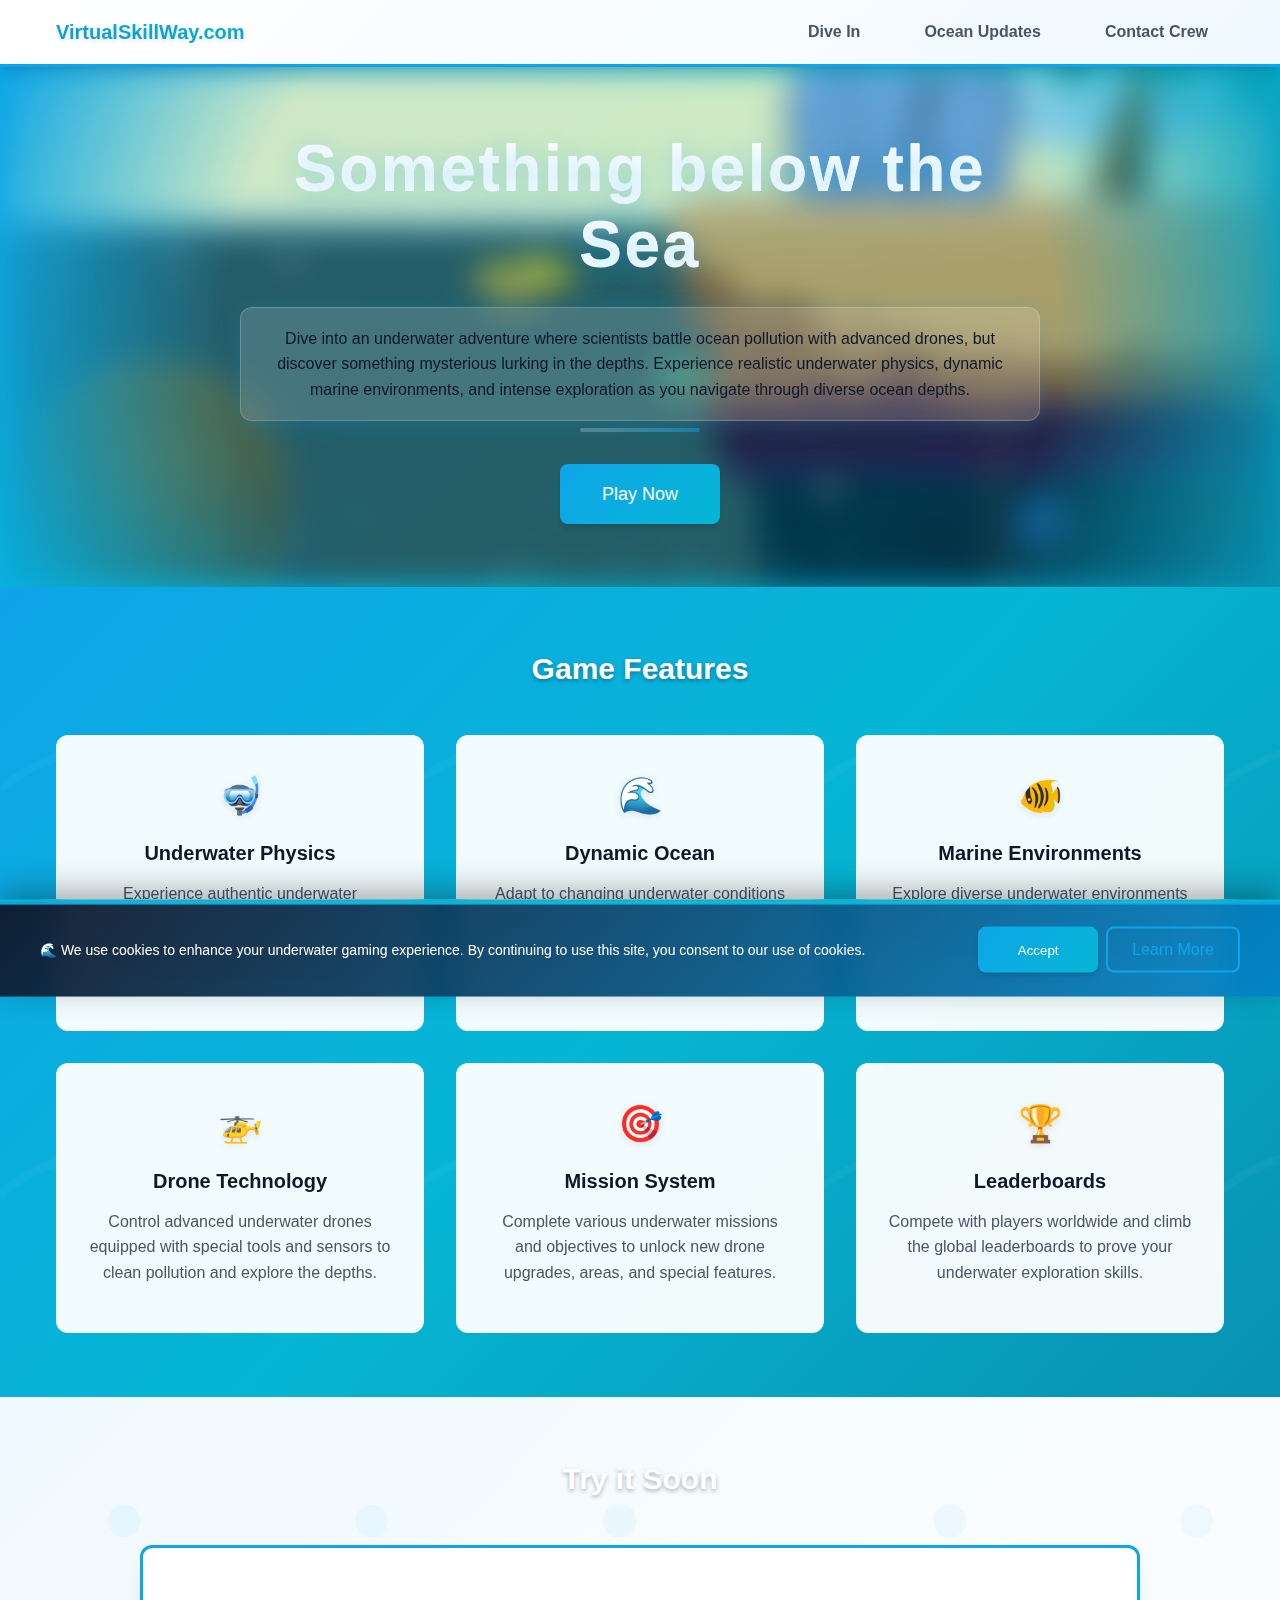
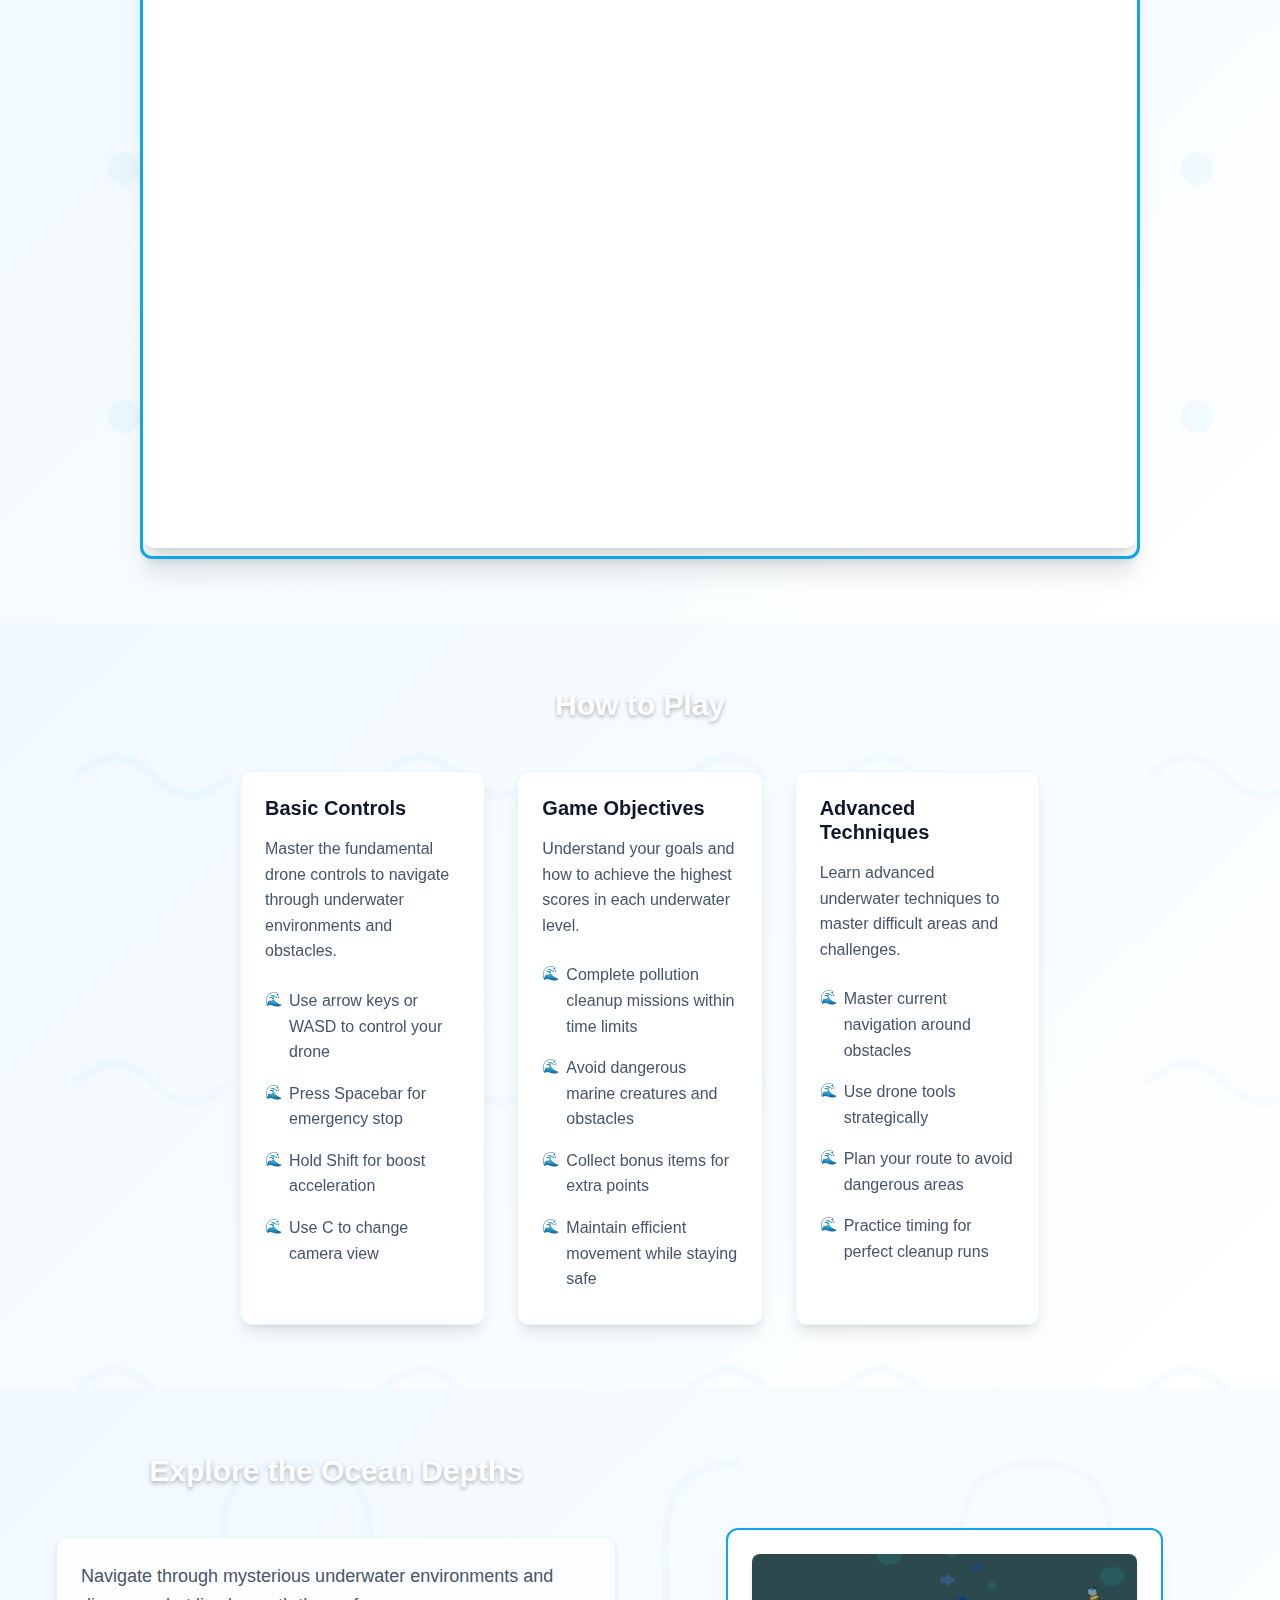
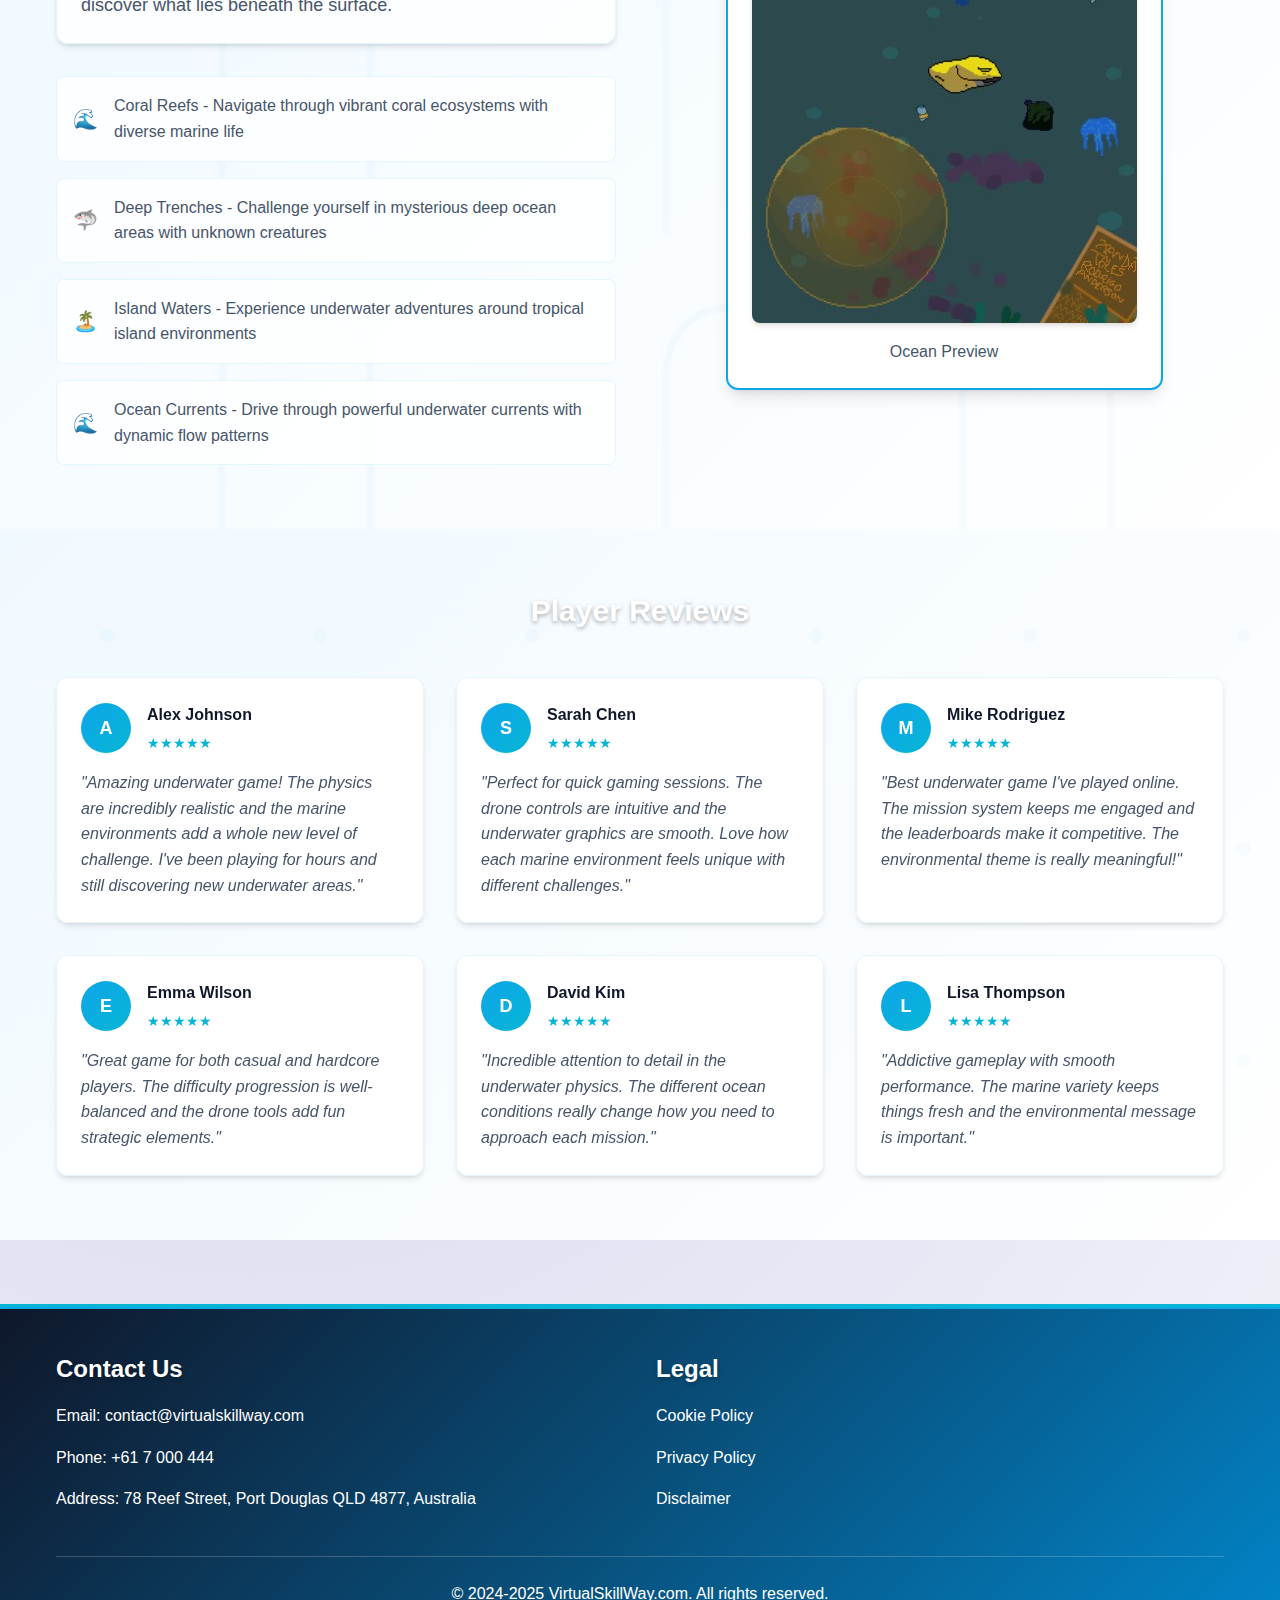
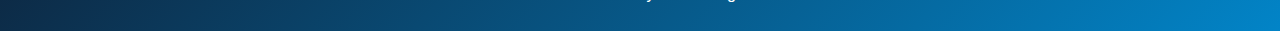
<file: index.html>
<!DOCTYPE html>
<html lang="en">
  <head>
    <meta charset="UTF-8" />
    <meta name="viewport" content="width=device-width, initial-scale=1.0" />
    <meta
      name="description"
      content="A team of scientists spotted an area of the planet with an immense amount of garbage, seeing that this threatened marine life, they decided to create drones to remove this garbage, but something else is hidden..."
    />
    <meta
      name="keywords"
      content="1 Player, Action, Adventure, Android, Bubble Shooter, Island, Mobile, Shoot, Something below the Sea, HTML5 game, underwater adventure, marine cleanup, drone game, ocean exploration, environmental game"
    />
    <title>VirtualSkillWay.com - Something below the Sea</title>
    <link rel="icon" type="image/x-icon" href="./sea_assest/favicon.jpg" />
    <link rel="stylesheet" href="./css/reset.css" />
    <link rel="stylesheet" href="./css/main.css" />
    <link rel="stylesheet" href="./css/header.css" />
    <link rel="stylesheet" href="./css/footer.css" />
    <link rel="stylesheet" href="./css/home.css" />
  </head>
  <body>
    <div id="header"></div>

    <!-- Main Content -->
    <main class="main">
      <!-- Hero Section -->
      <section id="hero" class="hero hero-bg">
        <div class="container">
          <div class="hero-content">
            <h1 class="hero-title" id="hero-title">Something below the Sea</h1>
            <p class="hero-description" id="hero-description">
              Dive into an underwater adventure where scientists battle ocean
              pollution with advanced drones, but discover something mysterious
              lurking in the depths...
            </p>
            <hr class="hero-hr" />
            <a href="#game" class="btn-primary hero-btn" id="play-now-btn">
              Play Now
            </a>
          </div>
        </div>
      </section>

      <!-- Features Section -->
      <section id="features" class="features">
        <div class="container">
          <h2 class="section-title" id="features-title">Game Features</h2>
          <div class="features-grid" id="features-grid">
            <!-- Features will be loaded from JSON -->
          </div>
        </div>
      </section>

      <!-- Game Section -->
      <section id="game" class="game-section">
        <div class="container">
          <h2 class="section-title" id="features-title">Try it Soon</h2>
          <div class="game-wrapper">
            <iframe
              src="https://html5.gamemonetize.co/l6hbwlruocypoauh9z7e7697rriugqmw/"
              width="100%"
              height="600"
              scrolling="no"
              frameborder="0"
              allowfullscreen
              class="game-iframe"
              title="Something below the Sea Game"
            >
            </iframe>
          </div>
        </div>
      </section>

      <!-- How to Play Section -->
      <section id="how-to-play" class="how-to-play">
        <div class="container">
          <h2 class="section-title" id="how-to-play-title">How to Play</h2>
          <div class="how-to-play-content" id="how-to-play-content">
            <!-- Content will be loaded from JSON -->
          </div>
        </div>
      </section>

      <!-- Ocean Section -->
      <section id="ocean" class="ocean">
        <div class="container">
          <div class="ocean-content">
            <div class="ocean-text">
              <h2 class="section-title" id="ocean-title">
                Explore the Ocean Depths
              </h2>
              <p
                class="ocean-description ocean-description-bg"
                id="ocean-description"
              >
                Navigate through mysterious underwater environments and discover
                what lies beneath the surface.
              </p>
              <div class="ocean-features" id="ocean-features">
                <!-- Ocean features will be loaded from JSON -->
              </div>
            </div>
            <div class="ocean-visual">
              <div class="ocean-placeholder">
                <div class="ocean-icon">
                  <img
                    src="sea_assest/see.jpg"
                    alt="Something below the Sea"
                    style="width: 100%; height: auto"
                  />
                </div>
                <p>Ocean Preview</p>
              </div>
            </div>
          </div>
        </div>
      </section>

      <!-- Reviews Section -->
      <section id="reviews" class="reviews">
        <div class="container">
          <h2 class="section-title" id="reviews-title">Player Reviews</h2>
          <div class="reviews-grid" id="reviews-grid">
            <!-- Reviews will be loaded from JSON -->
          </div>
        </div>
      </section>
    </main>

    <div id="footer"></div>

    <script type="module" src="./js/main.js"></script>
  </body>
</html>
</file>
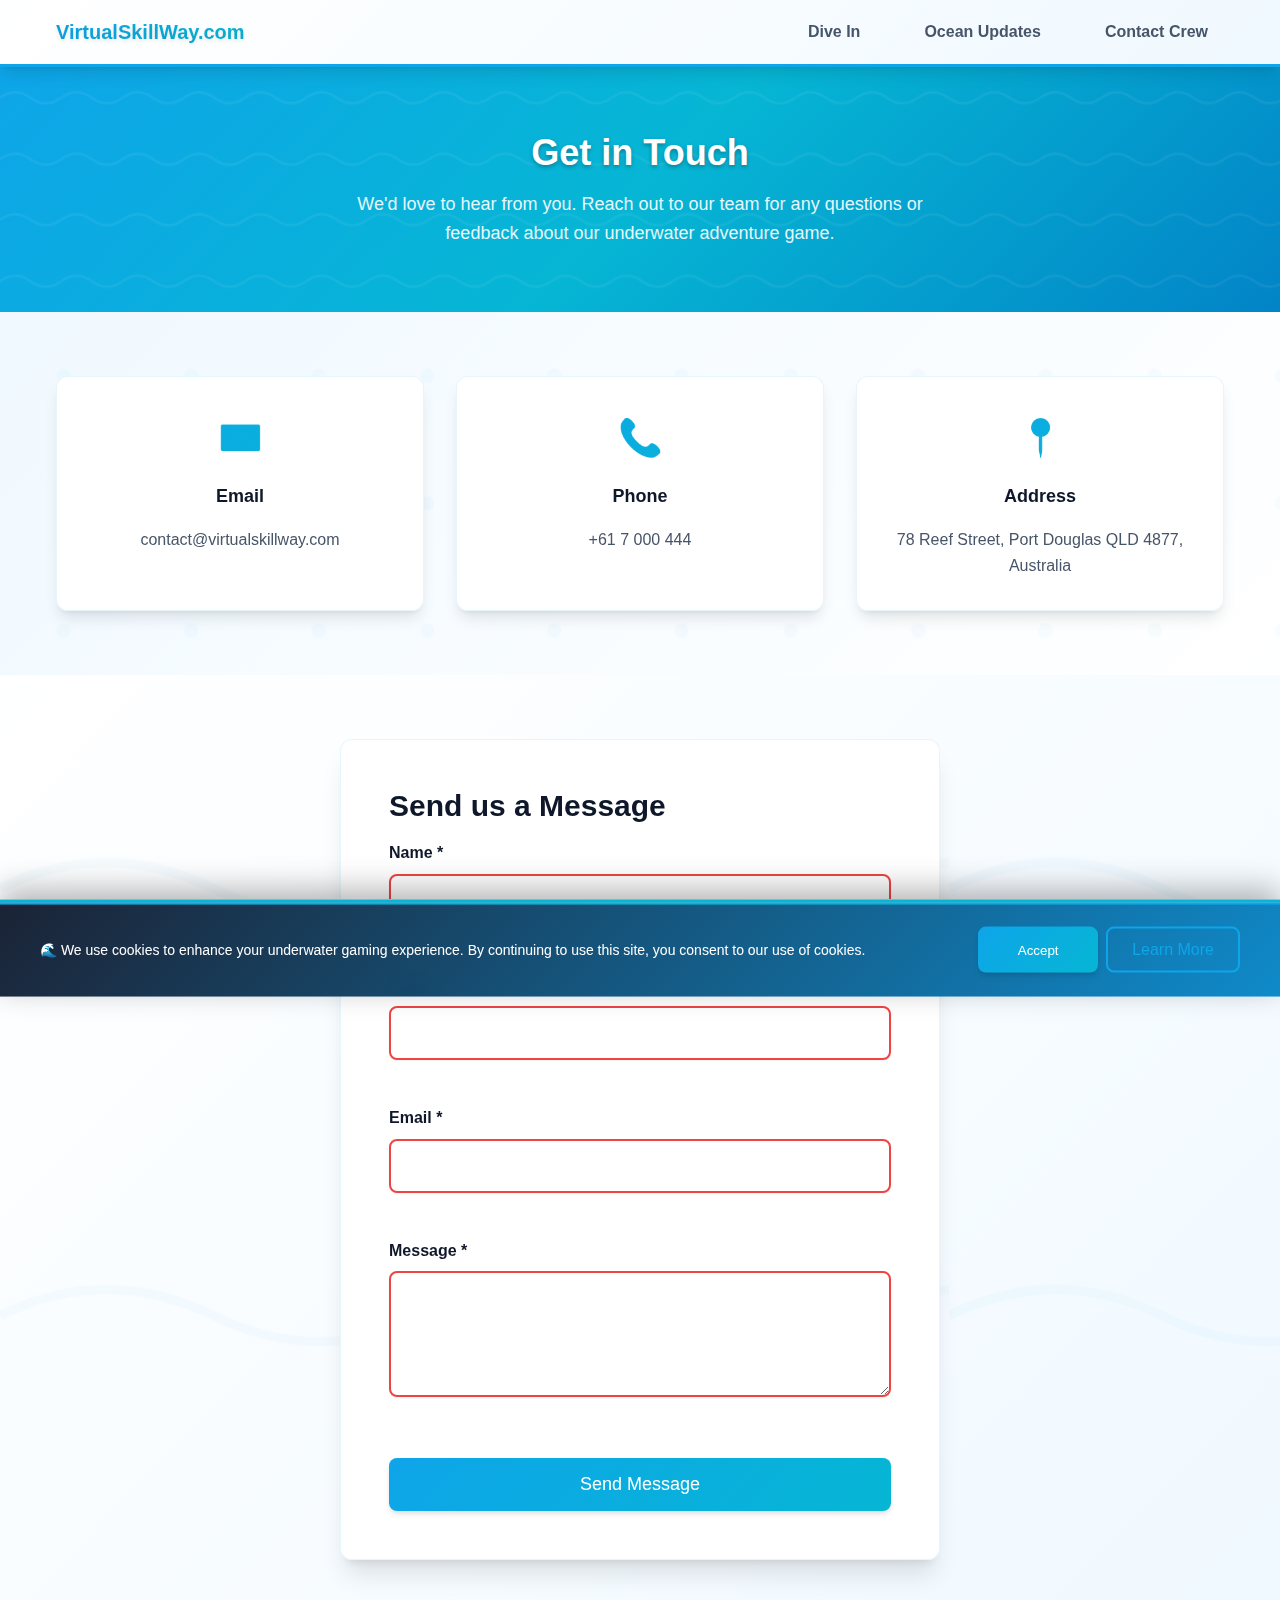
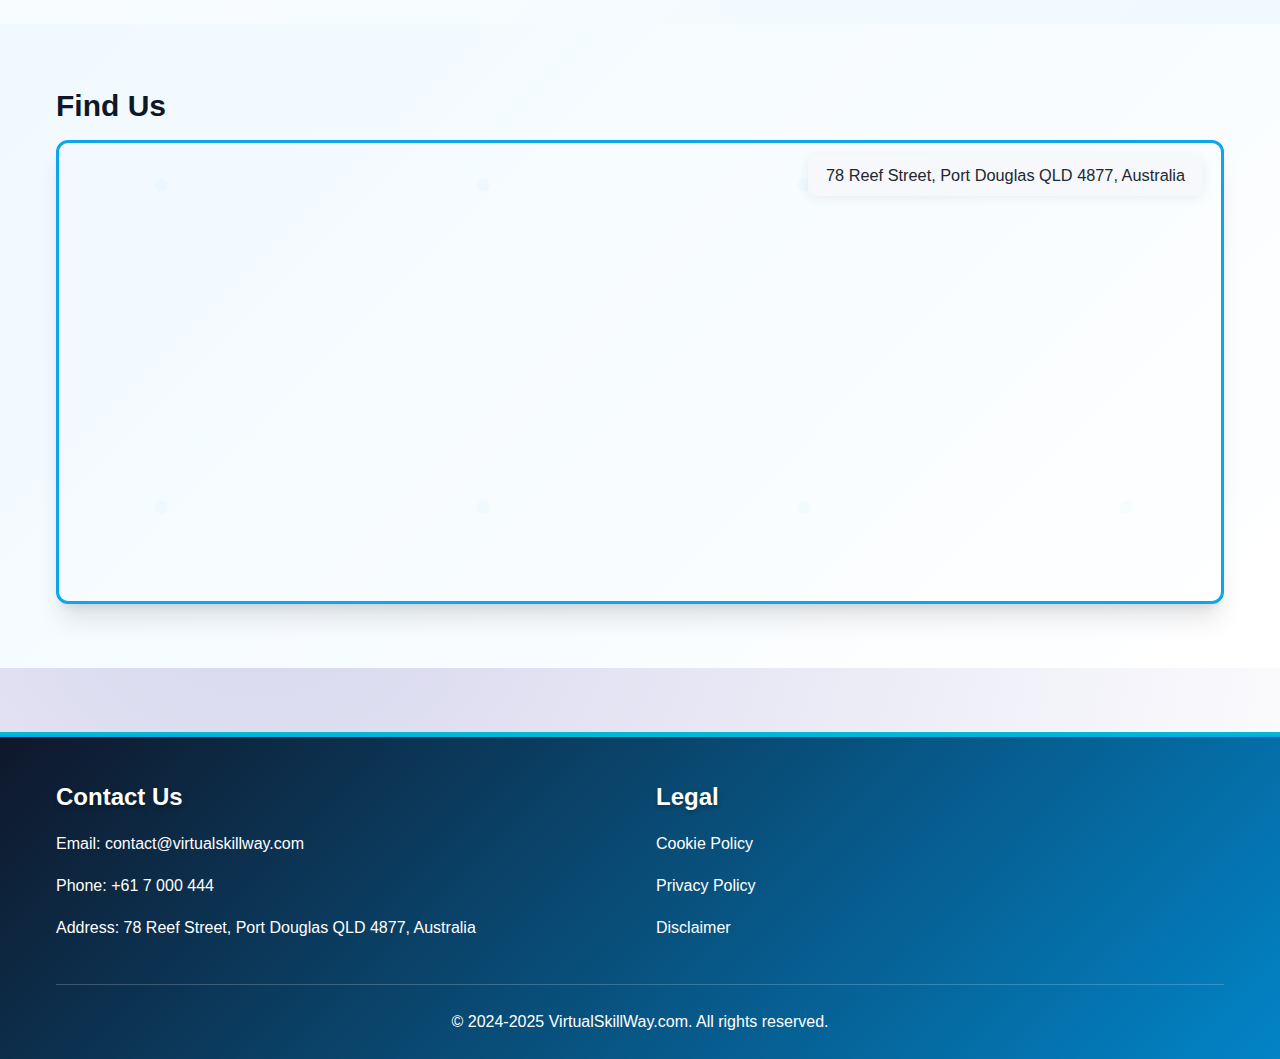
<file: somesea-contacts.html>
<!DOCTYPE html>
<html lang="en">
  <head>
    <meta charset="UTF-8" />
    <meta name="viewport" content="width=device-width, initial-scale=1.0" />
    <meta
      name="description"
      content="Contact the Something below the Sea team for support, feedback, and business inquiries. Find our location, phone, and email."
    />
    <meta
      name="keywords"
      content="Something below the Sea contact, support, email, phone, address, Australia, underwater game"
    />

    <title>VirtualSkillWay.com - Contact</title>
    <link rel="icon" type="image/x-icon" href="./sea_assest/favicon.jpg" />
    <link rel="stylesheet" href="./css/reset.css" />
    <link rel="stylesheet" href="./css/main.css" />
    <link rel="stylesheet" href="./css/header.css" />
    <link rel="stylesheet" href="./css/footer.css" />
    <link rel="stylesheet" href="./css/contact.css" />
  </head>
  <body>
    <div id="header"></div>

    <!-- Main Content -->
    <main class="main">
      <!-- Hero Section -->
      <section class="page-hero">
        <div class="container">
          <h1 class="page-title">Get in Touch</h1>
          <p class="page-subtitle">
            We'd love to hear from you. Reach out to our team for any questions
            or feedback about our underwater adventure game.
          </p>
        </div>
      </section>

      <!-- Contact Info Section -->
      <section id="contact-info-section" class="contact-info-section">
        <div class="container">
          <div id="contact-info"></div>
        </div>
      </section>

      <!-- Contact Form Section -->
      <section id="contact-form" class="contact-form-section">
        <div class="container">
          <div class="form-container">
            <h2 class="section-title">Send us a Message</h2>
            <form id="contact-form-element" class="contact-form">
              <div class="form-group">
                <label for="name" class="form-label">Name *</label>
                <input
                  type="text"
                  id="name"
                  name="name"
                  class="form-input"
                  required
                />
                <span class="error-message" id="name-error"></span>
              </div>
              <div class="form-group">
                <label for="phone" class="form-label">Phone *</label>
                <input
                  type="tel"
                  id="phone"
                  name="phone"
                  class="form-input"
                  required
                />
                <span class="error-message" id="phone-error"></span>
              </div>
              <div class="form-group">
                <label for="email" class="form-label">Email *</label>
                <input
                  type="email"
                  id="email"
                  name="email"
                  class="form-input"
                  required
                />
                <span class="error-message" id="email-error"></span>
              </div>
              <div class="form-group">
                <label for="message" class="form-label">Message *</label>
                <textarea
                  id="message"
                  name="message"
                  class="form-textarea"
                  rows="5"
                  required
                ></textarea>
                <span class="error-message" id="message-error"></span>
              </div>
              <button type="submit" class="btn-primary form-submit">
                Send Message
              </button>
            </form>
          </div>
        </div>
      </section>

      <!-- Map Section -->
      <section id="map" class="map-section">
        <div class="container">
          <h2 class="section-title">Find Us</h2>
          <div class="map-container" style="position: relative">
            <div
              style="
                position: absolute;
                top: 12px;
                right: 18px;
                z-index: 2;
                background: rgba(245, 247, 250, 0.82);
                padding: 0.45em 1.1em;
                border-radius: 8px;
                font-size: 1.02em;
                font-weight: 500;
                color: #23272f;
                box-shadow: 0 2px 12px 0 rgba(40, 48, 60, 0.08);
              "
            >
              78 Reef Street, Port Douglas QLD 4877, Australia
            </div>
            <iframe
              class="contacts-map"
              src="https://www.google.com/maps?q=78+Reef+Street,+Port+Douglas+QLD+4877,+Australia&output=embed&hl=en&markers=color:red%7Clabel:VSW%7C78+Reef+Street,+Port+Douglas+QLD+4877,+Australia"
              title="Port Douglas map"
              allowfullscreen
              width="100%"
              height="450"
              loading="lazy"
              referrerpolicy="no-referrer-when-downgrade"
            ></iframe>
          </div>
        </div>
      </section>
    </main>

    <div id="footer"></div>

    <!-- Success Modal -->
    <div id="success-modal" class="modal">
      <div class="modal-content">
        <div class="modal-header">
          <h3>Thank You!</h3>
          <button class="modal-close" id="modal-close">&times;</button>
        </div>
        <div class="modal-body">
          <p>We will contact you soon.</p>
        </div>
        <div class="modal-footer">
          <button class="btn-primary" id="modal-ok">OK</button>
        </div>
      </div>
    </div>

    <script type="module" src="./js/main.js"></script>
  </body>
</html>
</file>
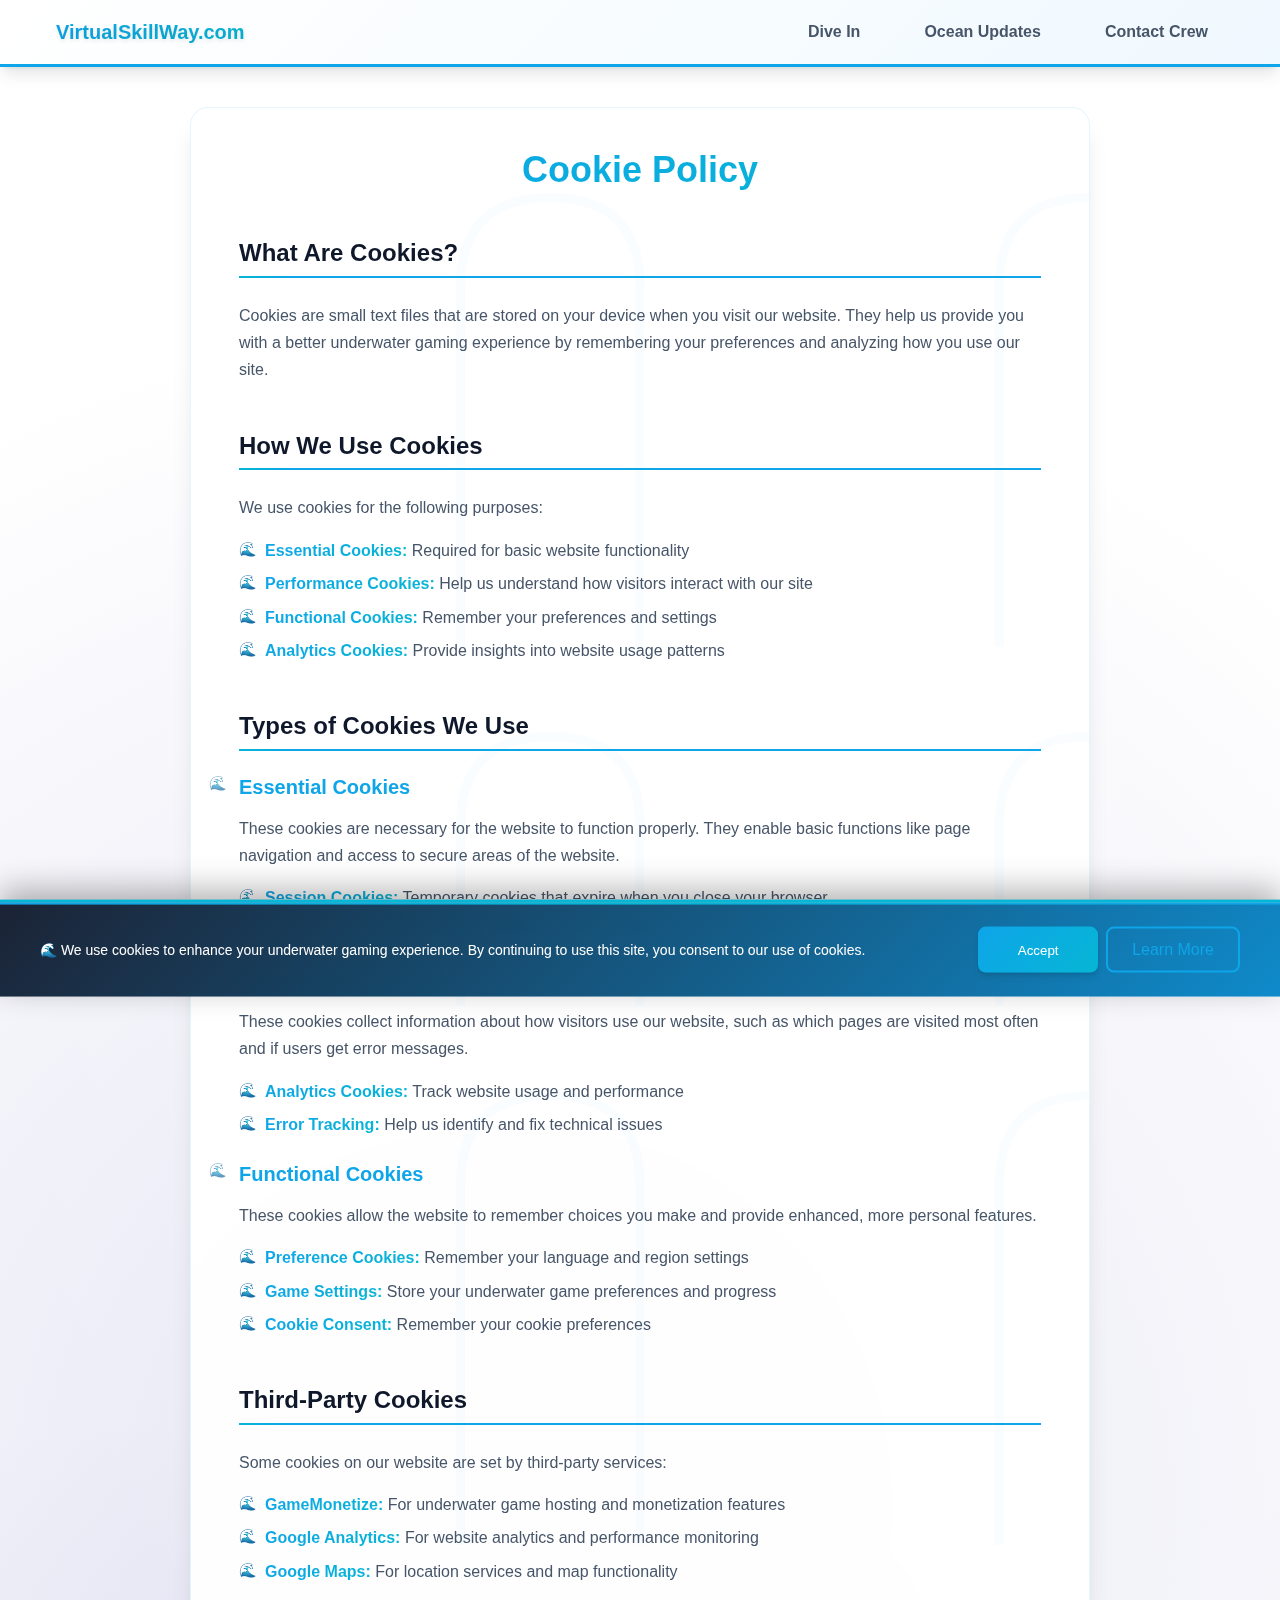
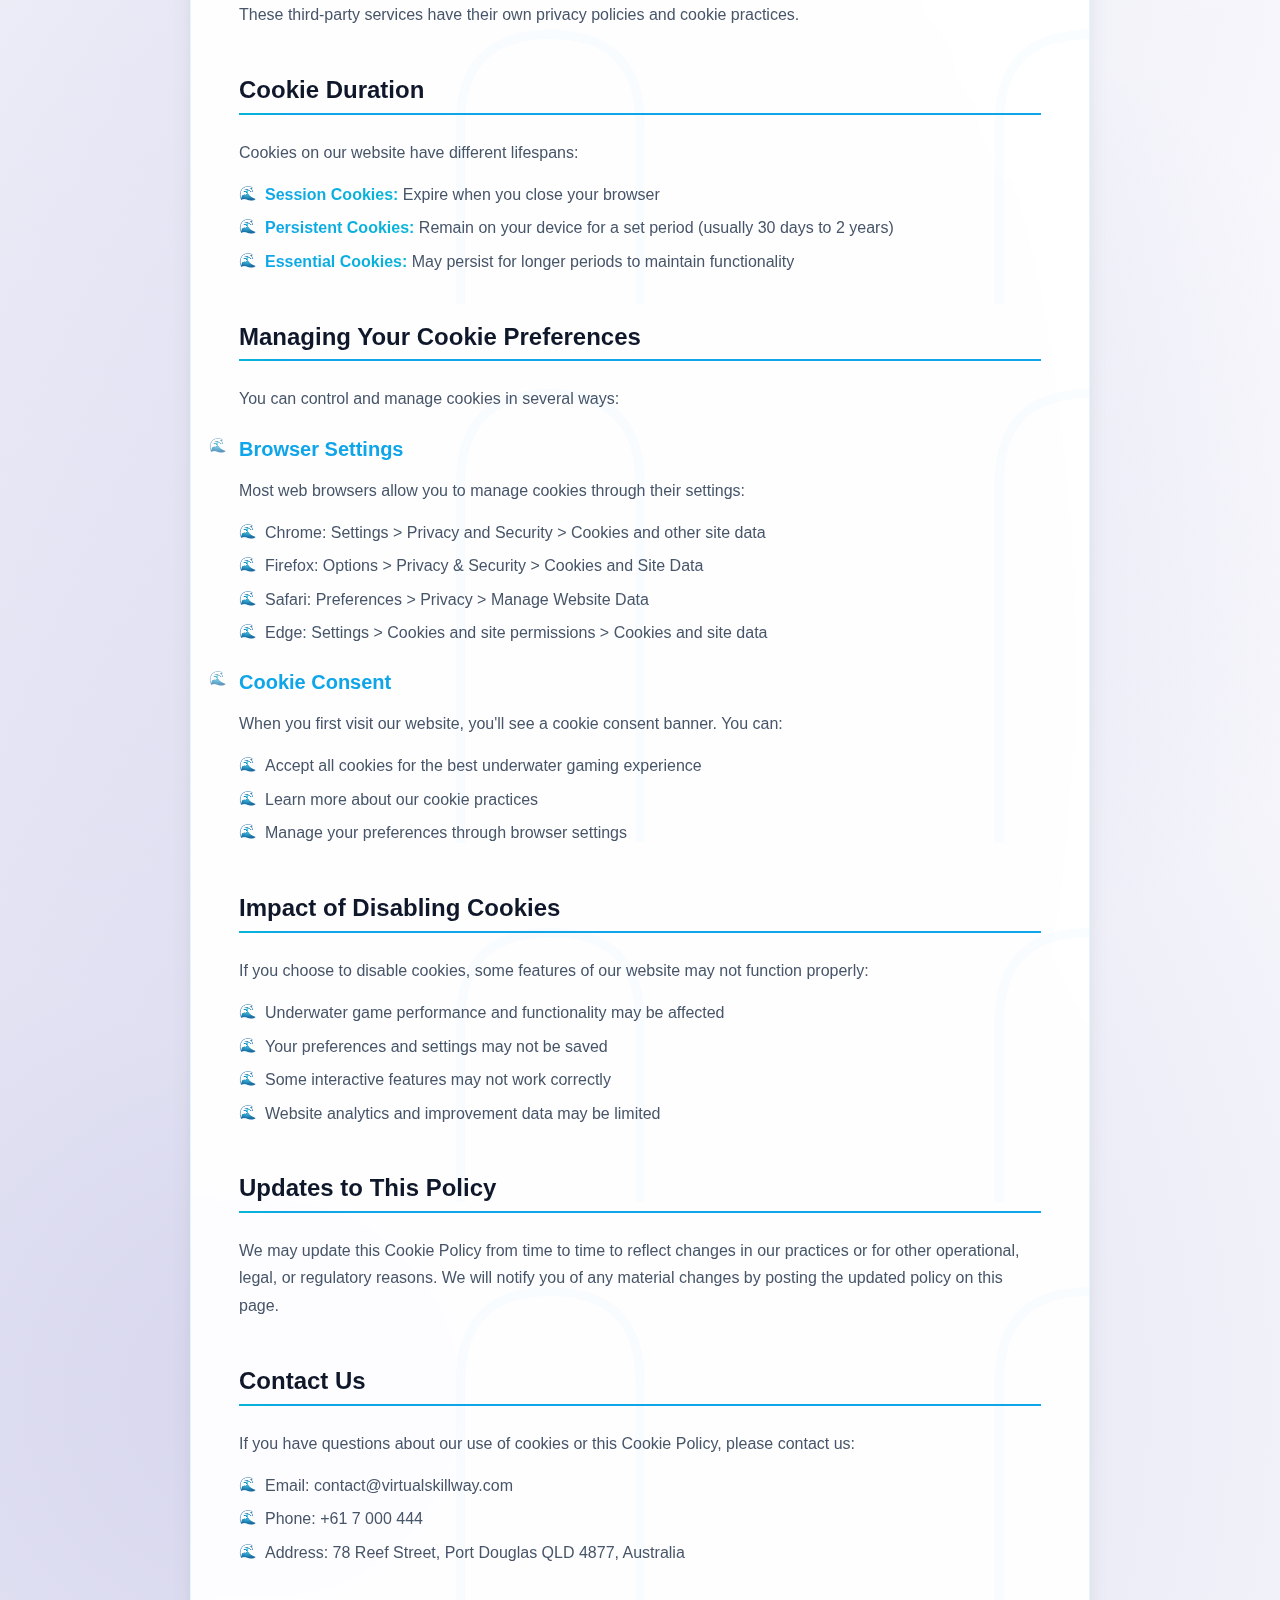
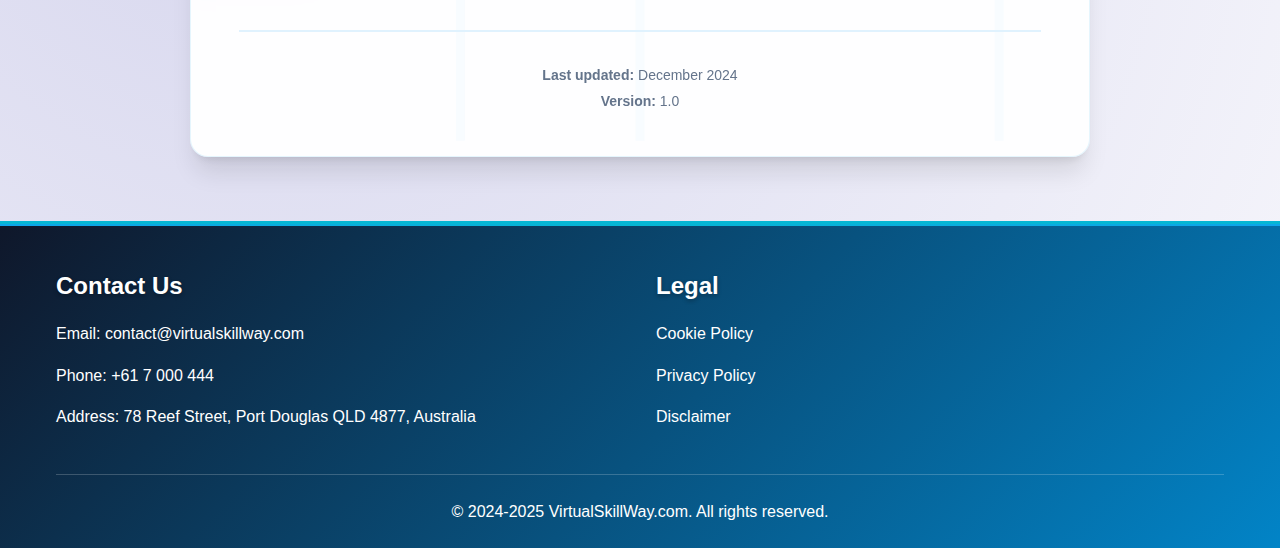
<file: somesea-cookies.html>
<!DOCTYPE html>
<html lang="en">
  <head>
    <meta charset="UTF-8" />
    <meta name="viewport" content="width=device-width, initial-scale=1.0" />
    <meta
      name="description"
      content="Read our Cookie Policy to understand how Something below the Sea uses cookies to enhance your underwater gaming experience."
    />
    <meta
      name="keywords"
      content="cookie policy, privacy, Something below the Sea, data usage, underwater game"
    />

    <title>VirtualSkillWay.com - Cookie Policy</title>
    <link rel="icon" type="image/x-icon" href="./sea_assest/favicon.jpg" />
    <link rel="stylesheet" href="./css/reset.css" />
    <link rel="stylesheet" href="./css/main.css" />
    <link rel="stylesheet" href="./css/header.css" />
    <link rel="stylesheet" href="./css/footer.css" />
    <link rel="stylesheet" href="./css/legal.css" />
  </head>
  <body>
    <div id="header"></div>

    <!-- Main Content -->
    <main class="main">
      <section class="legal-content">
        <div class="container">
          <h1 class="legal-title">Cookie Policy</h1>

          <div class="legal-section">
            <h2>What Are Cookies?</h2>
            <p>
              Cookies are small text files that are stored on your device when
              you visit our website. They help us provide you with a better
              underwater gaming experience by remembering your preferences and
              analyzing how you use our site.
            </p>
          </div>

          <div class="legal-section">
            <h2>How We Use Cookies</h2>
            <p>We use cookies for the following purposes:</p>
            <ul>
              <li>
                <strong>Essential Cookies:</strong> Required for basic website
                functionality
              </li>
              <li>
                <strong>Performance Cookies:</strong> Help us understand how
                visitors interact with our site
              </li>
              <li>
                <strong>Functional Cookies:</strong> Remember your preferences
                and settings
              </li>
              <li>
                <strong>Analytics Cookies:</strong> Provide insights into
                website usage patterns
              </li>
            </ul>
          </div>

          <div class="legal-section">
            <h2>Types of Cookies We Use</h2>

            <h3>Essential Cookies</h3>
            <p>
              These cookies are necessary for the website to function properly.
              They enable basic functions like page navigation and access to
              secure areas of the website.
            </p>
            <ul>
              <li>
                <strong>Session Cookies:</strong> Temporary cookies that expire
                when you close your browser
              </li>
              <li>
                <strong>Security Cookies:</strong> Help protect against fraud
                and ensure secure browsing
              </li>
            </ul>

            <h3>Performance Cookies</h3>
            <p>
              These cookies collect information about how visitors use our
              website, such as which pages are visited most often and if users
              get error messages.
            </p>
            <ul>
              <li>
                <strong>Analytics Cookies:</strong> Track website usage and
                performance
              </li>
              <li>
                <strong>Error Tracking:</strong> Help us identify and fix
                technical issues
              </li>
            </ul>

            <h3>Functional Cookies</h3>
            <p>
              These cookies allow the website to remember choices you make and
              provide enhanced, more personal features.
            </p>
            <ul>
              <li>
                <strong>Preference Cookies:</strong> Remember your language and
                region settings
              </li>
              <li>
                <strong>Game Settings:</strong> Store your underwater game
                preferences and progress
              </li>
              <li>
                <strong>Cookie Consent:</strong> Remember your cookie
                preferences
              </li>
            </ul>
          </div>

          <div class="legal-section">
            <h2>Third-Party Cookies</h2>
            <p>Some cookies on our website are set by third-party services:</p>
            <ul>
              <li>
                <strong>GameMonetize:</strong> For underwater game hosting and
                monetization features
              </li>
              <li>
                <strong>Google Analytics:</strong> For website analytics and
                performance monitoring
              </li>
              <li>
                <strong>Google Maps:</strong> For location services and map
                functionality
              </li>
            </ul>
            <p>
              These third-party services have their own privacy policies and
              cookie practices.
            </p>
          </div>

          <div class="legal-section">
            <h2>Cookie Duration</h2>
            <p>Cookies on our website have different lifespans:</p>
            <ul>
              <li>
                <strong>Session Cookies:</strong> Expire when you close your
                browser
              </li>
              <li>
                <strong>Persistent Cookies:</strong> Remain on your device for a
                set period (usually 30 days to 2 years)
              </li>
              <li>
                <strong>Essential Cookies:</strong> May persist for longer
                periods to maintain functionality
              </li>
            </ul>
          </div>

          <div class="legal-section">
            <h2>Managing Your Cookie Preferences</h2>
            <p>You can control and manage cookies in several ways:</p>

            <h3>Browser Settings</h3>
            <p>
              Most web browsers allow you to manage cookies through their
              settings:
            </p>
            <ul>
              <li>
                Chrome: Settings > Privacy and Security > Cookies and other site
                data
              </li>
              <li>
                Firefox: Options > Privacy & Security > Cookies and Site Data
              </li>
              <li>Safari: Preferences > Privacy > Manage Website Data</li>
              <li>
                Edge: Settings > Cookies and site permissions > Cookies and site
                data
              </li>
            </ul>

            <h3>Cookie Consent</h3>
            <p>
              When you first visit our website, you'll see a cookie consent
              banner. You can:
            </p>
            <ul>
              <li>
                Accept all cookies for the best underwater gaming experience
              </li>
              <li>Learn more about our cookie practices</li>
              <li>Manage your preferences through browser settings</li>
            </ul>
          </div>

          <div class="legal-section">
            <h2>Impact of Disabling Cookies</h2>
            <p>
              If you choose to disable cookies, some features of our website may
              not function properly:
            </p>
            <ul>
              <li>
                Underwater game performance and functionality may be affected
              </li>
              <li>Your preferences and settings may not be saved</li>
              <li>Some interactive features may not work correctly</li>
              <li>Website analytics and improvement data may be limited</li>
            </ul>
          </div>

          <div class="legal-section">
            <h2>Updates to This Policy</h2>
            <p>
              We may update this Cookie Policy from time to time to reflect
              changes in our practices or for other operational, legal, or
              regulatory reasons. We will notify you of any material changes by
              posting the updated policy on this page.
            </p>
          </div>

          <div class="legal-section">
            <h2>Contact Us</h2>
            <p>
              If you have questions about our use of cookies or this Cookie
              Policy, please contact us:
            </p>
            <ul>
              <li>Email: contact@virtualskillway.com</li>
              <li>Phone: +61 7 000 444</li>
              <li>Address: 78 Reef Street, Port Douglas QLD 4877, Australia</li>
            </ul>
          </div>

          <div class="legal-footer">
            <p><strong>Last updated:</strong> December 2024</p>
            <p><strong>Version:</strong> 1.0</p>
          </div>
        </div>
      </section>
    </main>

    <div id="footer"></div>

    <script type="module" src="./js/main.js"></script>
  </body>
</html>
</file>
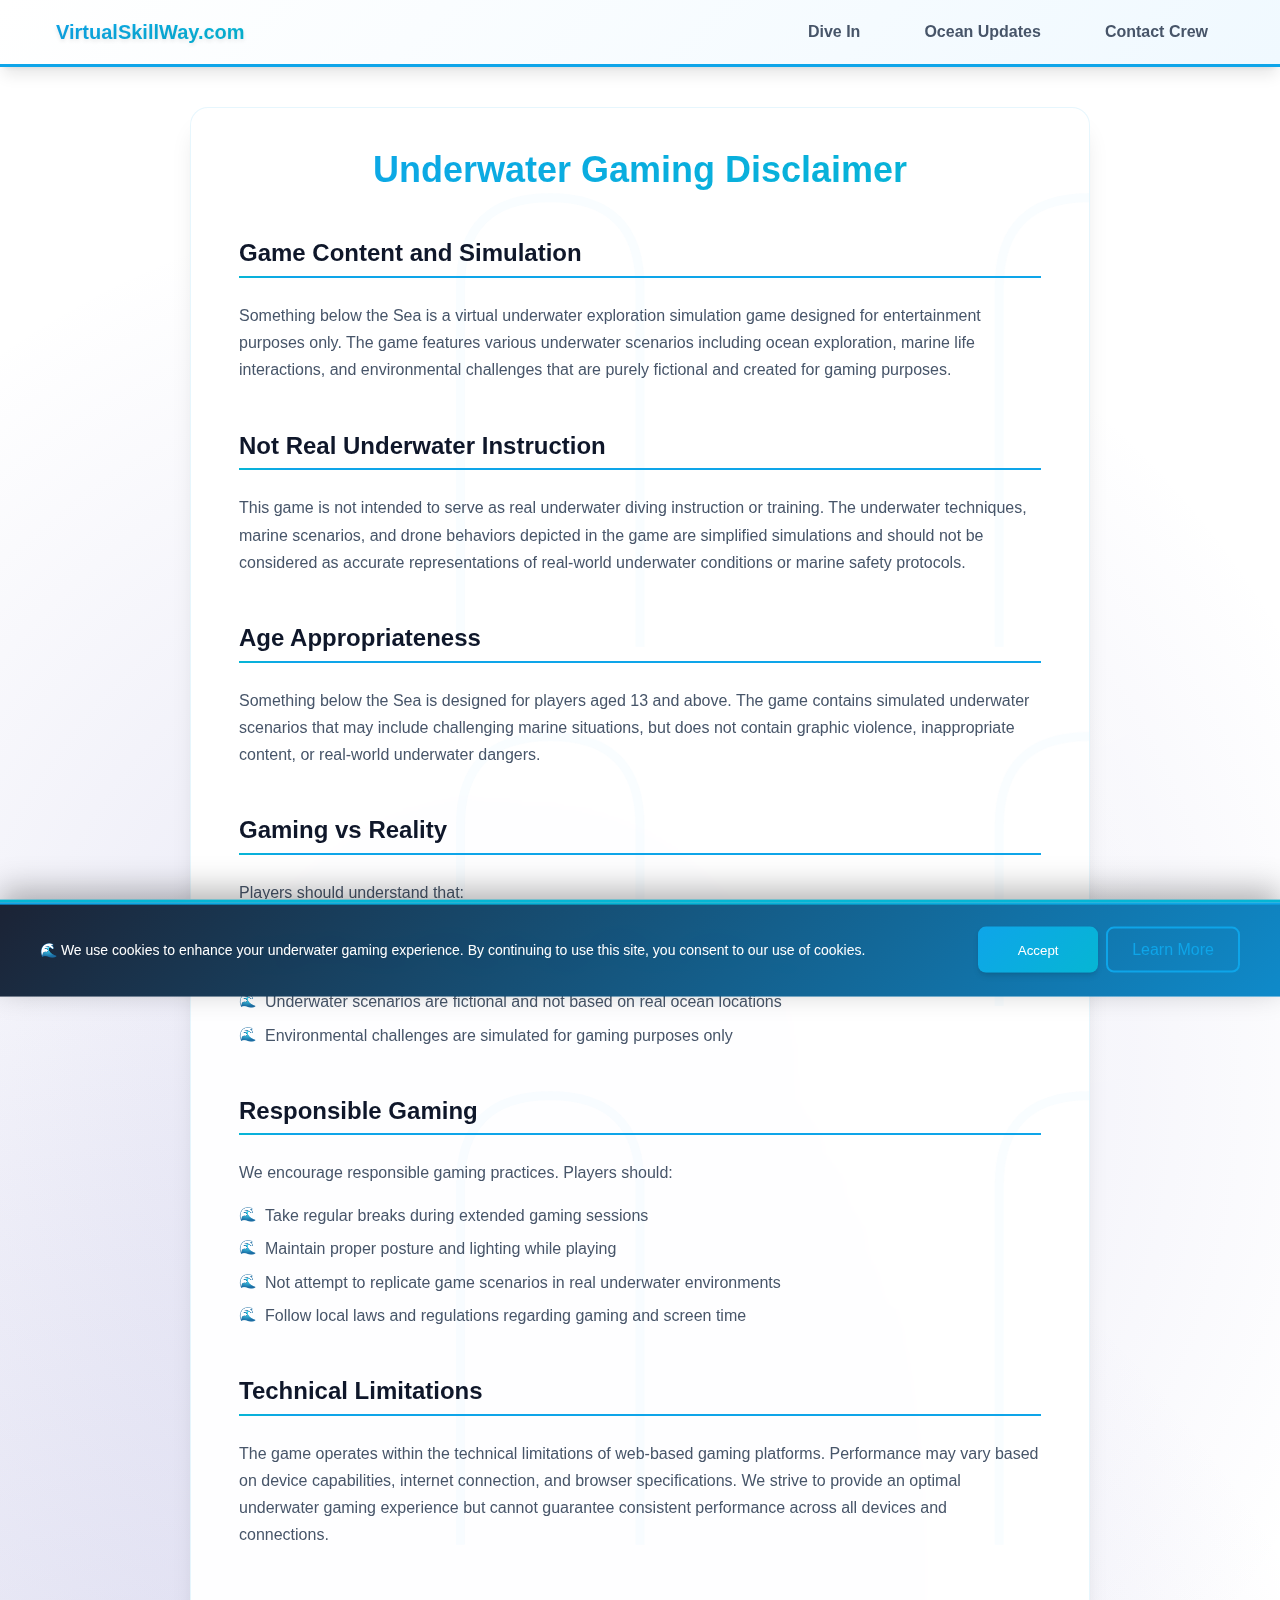
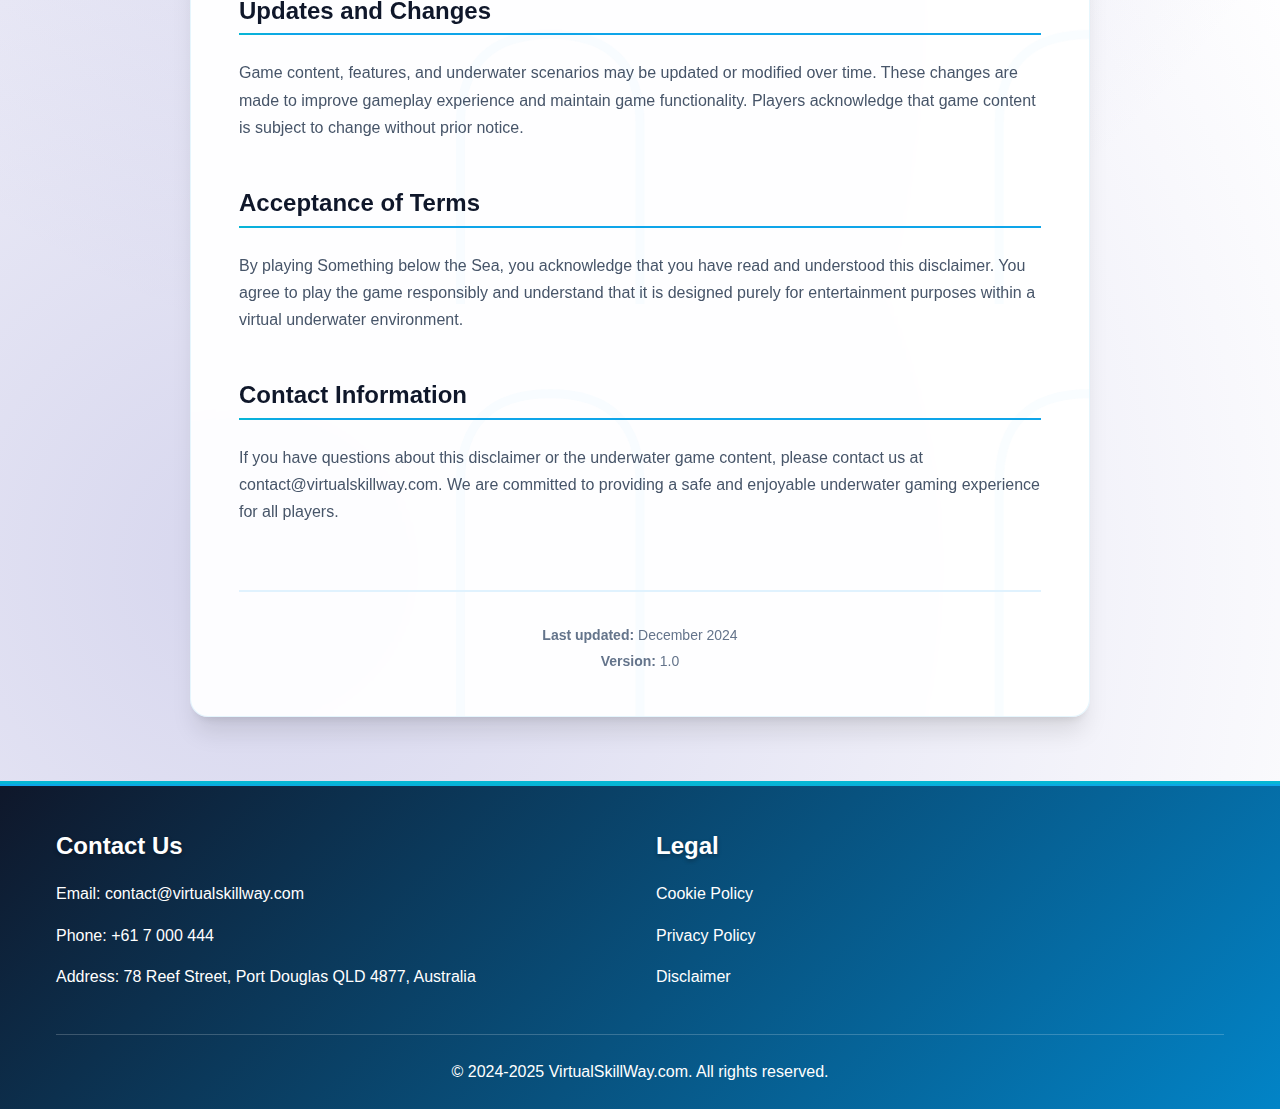
<file: somesea-disclaimer.html>
<!DOCTYPE html>
<html lang="en">
  <head>
    <meta charset="UTF-8" />
    <meta name="viewport" content="width=device-width, initial-scale=1.0" />
    <meta
      name="description"
      content="Read the official disclaimer for the Something below the Sea game website. Learn about underwater game responsibilities, content accuracy, and legal limitations."
    />
    <meta
      name="keywords"
      content="Something below the Sea disclaimer, underwater game liability, legal notice, content accuracy, game information, website terms"
    />

    <title>VirtualSkillWay.com - Disclaimer</title>
    <link rel="icon" type="image/x-icon" href="./sea_assest/favicon.jpg" />
    <link rel="stylesheet" href="./css/reset.css" />
    <link rel="stylesheet" href="./css/main.css" />
    <link rel="stylesheet" href="./css/header.css" />
    <link rel="stylesheet" href="./css/footer.css" />
    <link rel="stylesheet" href="./css/legal.css" />
  </head>
  <body>
    <div id="header"></div>

    <!-- Main Content -->
    <main class="main">
      <section class="legal-content">
        <div class="container">
          <h1 class="legal-title">Underwater Gaming Disclaimer</h1>

          <div class="legal-section">
            <h2>Game Content and Simulation</h2>
            <p>
              Something below the Sea is a virtual underwater exploration
              simulation game designed for entertainment purposes only. The game
              features various underwater scenarios including ocean exploration,
              marine life interactions, and environmental challenges that are
              purely fictional and created for gaming purposes.
            </p>
          </div>

          <div class="legal-section">
            <h2>Not Real Underwater Instruction</h2>
            <p>
              This game is not intended to serve as real underwater diving
              instruction or training. The underwater techniques, marine
              scenarios, and drone behaviors depicted in the game are simplified
              simulations and should not be considered as accurate
              representations of real-world underwater conditions or marine
              safety protocols.
            </p>
          </div>

          <div class="legal-section">
            <h2>Age Appropriateness</h2>
            <p>
              Something below the Sea is designed for players aged 13 and above.
              The game contains simulated underwater scenarios that may include
              challenging marine situations, but does not contain graphic
              violence, inappropriate content, or real-world underwater dangers.
            </p>
          </div>

          <div class="legal-section">
            <h2>Gaming vs Reality</h2>
            <p>Players should understand that:</p>
            <ul>
              <li>
                Game physics and underwater behavior are simplified for
                entertainment
              </li>
              <li>
                Marine life interactions in the game may differ from real-world
                ocean conditions
              </li>
              <li>
                Underwater scenarios are fictional and not based on real ocean
                locations
              </li>
              <li>
                Environmental challenges are simulated for gaming purposes only
              </li>
            </ul>
          </div>

          <div class="legal-section">
            <h2>Responsible Gaming</h2>
            <p>We encourage responsible gaming practices. Players should:</p>
            <ul>
              <li>Take regular breaks during extended gaming sessions</li>
              <li>Maintain proper posture and lighting while playing</li>
              <li>
                Not attempt to replicate game scenarios in real underwater
                environments
              </li>
              <li>
                Follow local laws and regulations regarding gaming and screen
                time
              </li>
            </ul>
          </div>

          <div class="legal-section">
            <h2>Technical Limitations</h2>
            <p>
              The game operates within the technical limitations of web-based
              gaming platforms. Performance may vary based on device
              capabilities, internet connection, and browser specifications. We
              strive to provide an optimal underwater gaming experience but
              cannot guarantee consistent performance across all devices and
              connections.
            </p>
          </div>

          <div class="legal-section">
            <h2>Updates and Changes</h2>
            <p>
              Game content, features, and underwater scenarios may be updated or
              modified over time. These changes are made to improve gameplay
              experience and maintain game functionality. Players acknowledge
              that game content is subject to change without prior notice.
            </p>
          </div>

          <div class="legal-section">
            <h2>Acceptance of Terms</h2>
            <p>
              By playing Something below the Sea, you acknowledge that you have
              read and understood this disclaimer. You agree to play the game
              responsibly and understand that it is designed purely for
              entertainment purposes within a virtual underwater environment.
            </p>
          </div>

          <div class="legal-section">
            <h2>Contact Information</h2>
            <p>
              If you have questions about this disclaimer or the underwater game
              content, please contact us at contact@virtualskillway.com. We are
              committed to providing a safe and enjoyable underwater gaming
              experience for all players.
            </p>
          </div>

          <div class="legal-footer">
            <p><strong>Last updated:</strong> December 2024</p>
            <p><strong>Version:</strong> 1.0</p>
          </div>
        </div>
      </section>
    </main>

    <div id="footer"></div>

    <script type="module" src="./js/main.js"></script>
  </body>
</html>
</file>
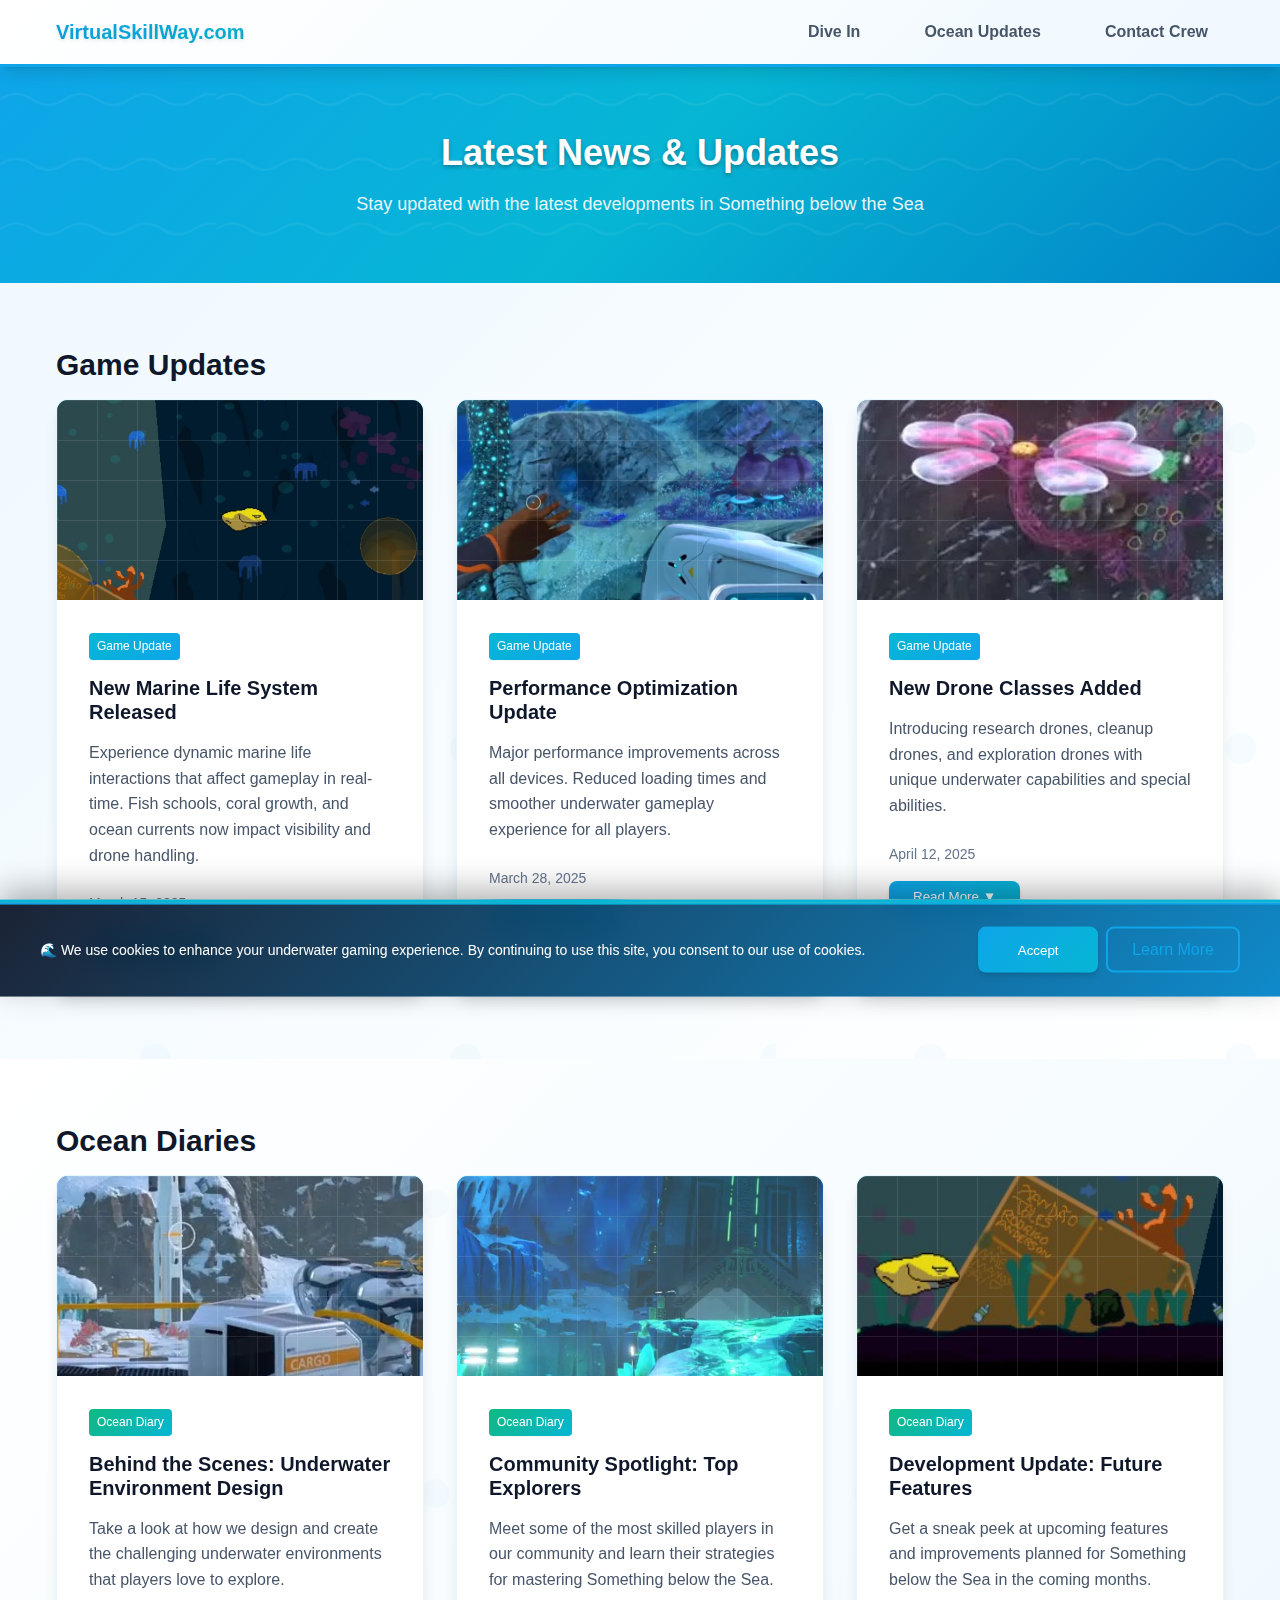
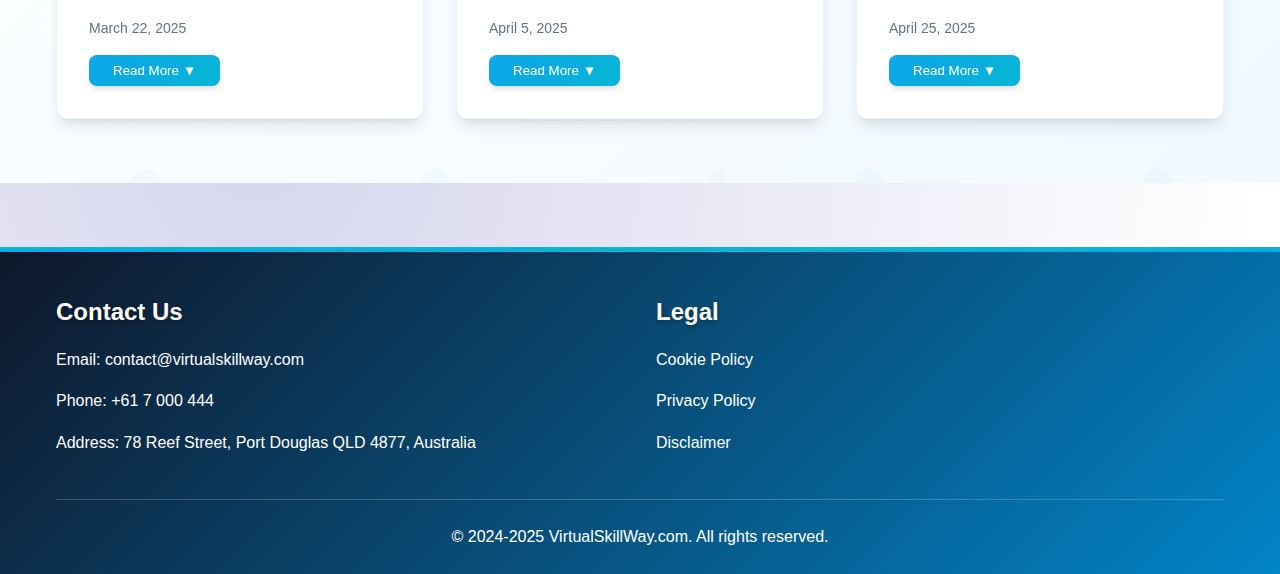
<file: somesea-news.html>
<!DOCTYPE html>
<html lang="en">
  <head>
    <meta charset="UTF-8" />
    <meta name="viewport" content="width=device-width, initial-scale=1.0" />
    <meta
      name="description"
      content="Stay updated with the latest Something below the Sea news, including new underwater features, community highlights, and future development plans."
    />
    <meta
      name="keywords"
      content="Something below the Sea news, game updates, developer log, gaming community, ocean diaries, underwater adventure"
    />

    <title>VirtualSkillWay.com - News</title>
    <link rel="icon" type="image/x-icon" href="./sea_assest/favicon.jpg" />
    <link rel="stylesheet" href="./css/reset.css" />
    <link rel="stylesheet" href="./css/main.css" />
    <link rel="stylesheet" href="./css/header.css" />
    <link rel="stylesheet" href="./css/footer.css" />
    <link rel="stylesheet" href="./css/news.css" />
  </head>
  <body>
    <div id="header"></div>

    <!-- Main Content -->
    <main class="main">
      <!-- Hero Section -->
      <section class="page-hero">
        <div class="container">
          <h1 class="page-title">Latest News & Updates</h1>
          <p class="page-subtitle">
            Stay updated with the latest developments in Something below the Sea
          </p>
        </div>
      </section>

      <!-- Game Updates Section -->
      <section id="game-updates" class="news-section">
        <div class="container">
          <h2 class="section-title" id="updates-title">Game Updates</h2>
          <div class="news-grid" id="updates-grid">
            <!-- Game updates will be loaded from JSON -->
          </div>
        </div>
      </section>

      <!-- Ocean Diaries Section -->
      <section id="ocean-diaries" class="news-section">
        <div class="container">
          <h2 class="section-title" id="diaries-title">Ocean Diaries</h2>
          <div class="news-grid" id="diaries-grid">
            <!-- Ocean diaries will be loaded from JSON -->
          </div>
        </div>
      </section>
    </main>

    <div id="footer"></div>

    <script type="module" src="./js/main.js"></script>
  </body>
</html>
</file>
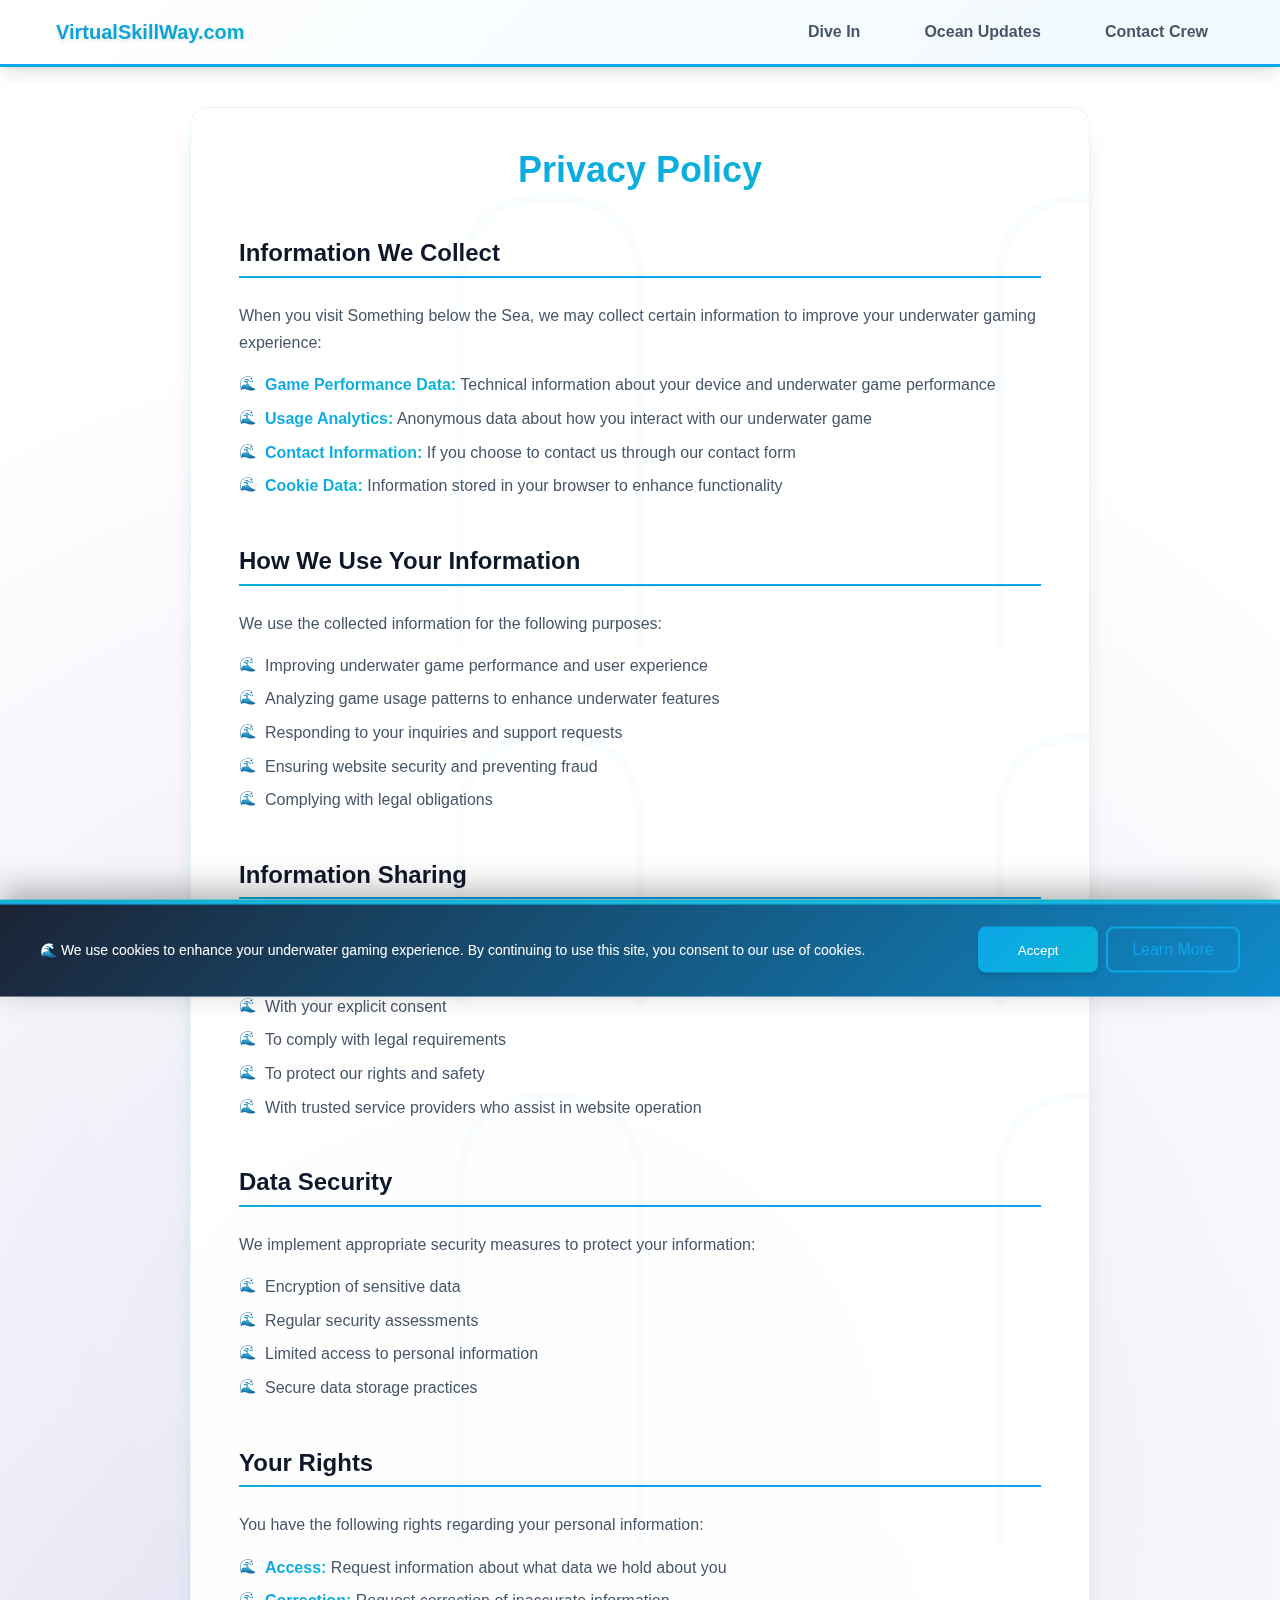
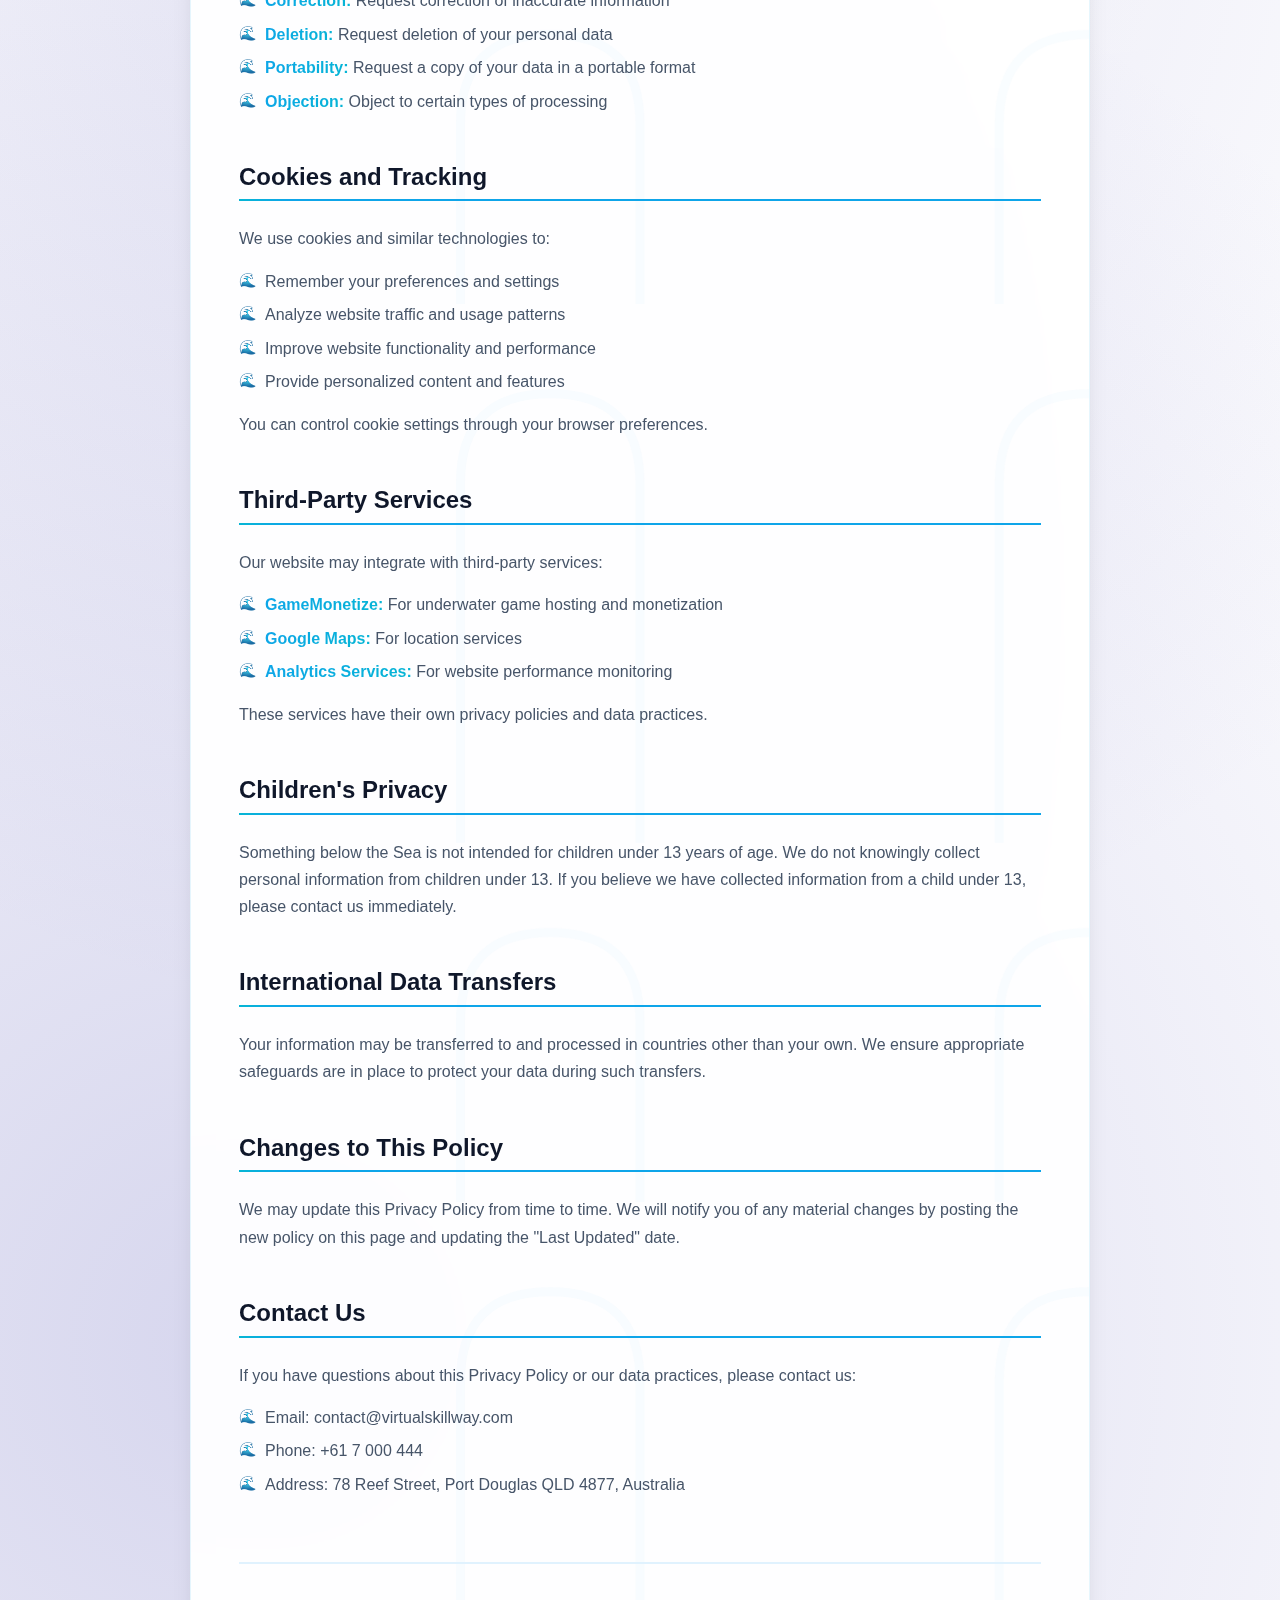
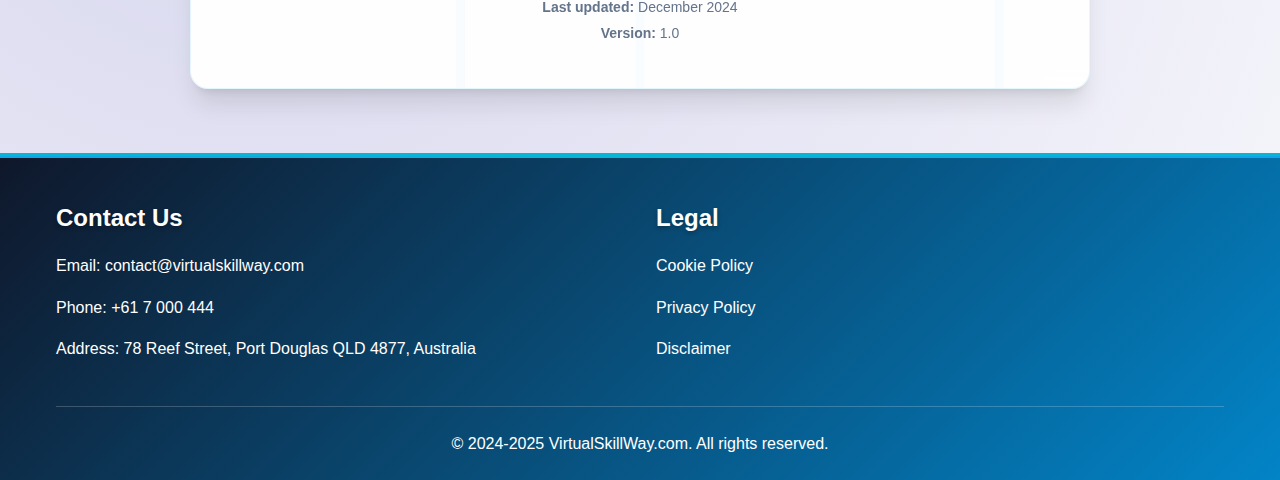
<file: somesea-privacy.html>
<!DOCTYPE html>
<html lang="en">
  <head>
    <meta charset="UTF-8" />
    <meta name="viewport" content="width=device-width, initial-scale=1.0" />
    <meta
      name="description"
      content="Read our Privacy Policy to understand how Something below the Sea protects your personal information and data."
    />
    <meta
      name="keywords"
      content="privacy policy, data protection, Something below the Sea, personal information, underwater game"
    />

    <title>VirtualSkillWay.com - Privacy Policy</title>
    <link rel="icon" type="image/x-icon" href="./sea_assest/favicon.jpg" />
    <link rel="stylesheet" href="./css/reset.css" />
    <link rel="stylesheet" href="./css/main.css" />
    <link rel="stylesheet" href="./css/header.css" />
    <link rel="stylesheet" href="./css/footer.css" />
    <link rel="stylesheet" href="./css/legal.css" />
  </head>
  <body>
    <div id="header"></div>

    <!-- Main Content -->
    <main class="main">
      <section class="legal-content">
        <div class="container">
          <h1 class="legal-title">Privacy Policy</h1>

          <div class="legal-section">
            <h2>Information We Collect</h2>
            <p>
              When you visit Something below the Sea, we may collect certain
              information to improve your underwater gaming experience:
            </p>
            <ul>
              <li>
                <strong>Game Performance Data:</strong> Technical information
                about your device and underwater game performance
              </li>
              <li>
                <strong>Usage Analytics:</strong> Anonymous data about how you
                interact with our underwater game
              </li>
              <li>
                <strong>Contact Information:</strong> If you choose to contact
                us through our contact form
              </li>
              <li>
                <strong>Cookie Data:</strong> Information stored in your browser
                to enhance functionality
              </li>
            </ul>
          </div>

          <div class="legal-section">
            <h2>How We Use Your Information</h2>
            <p>We use the collected information for the following purposes:</p>
            <ul>
              <li>Improving underwater game performance and user experience</li>
              <li>
                Analyzing game usage patterns to enhance underwater features
              </li>
              <li>Responding to your inquiries and support requests</li>
              <li>Ensuring website security and preventing fraud</li>
              <li>Complying with legal obligations</li>
            </ul>
          </div>

          <div class="legal-section">
            <h2>Information Sharing</h2>
            <p>
              We do not sell, trade, or otherwise transfer your personal
              information to third parties except in the following
              circumstances:
            </p>
            <ul>
              <li>With your explicit consent</li>
              <li>To comply with legal requirements</li>
              <li>To protect our rights and safety</li>
              <li>
                With trusted service providers who assist in website operation
              </li>
            </ul>
          </div>

          <div class="legal-section">
            <h2>Data Security</h2>
            <p>
              We implement appropriate security measures to protect your
              information:
            </p>
            <ul>
              <li>Encryption of sensitive data</li>
              <li>Regular security assessments</li>
              <li>Limited access to personal information</li>
              <li>Secure data storage practices</li>
            </ul>
          </div>

          <div class="legal-section">
            <h2>Your Rights</h2>
            <p>
              You have the following rights regarding your personal information:
            </p>
            <ul>
              <li>
                <strong>Access:</strong> Request information about what data we
                hold about you
              </li>
              <li>
                <strong>Correction:</strong> Request correction of inaccurate
                information
              </li>
              <li>
                <strong>Deletion:</strong> Request deletion of your personal
                data
              </li>
              <li>
                <strong>Portability:</strong> Request a copy of your data in a
                portable format
              </li>
              <li>
                <strong>Objection:</strong> Object to certain types of
                processing
              </li>
            </ul>
          </div>

          <div class="legal-section">
            <h2>Cookies and Tracking</h2>
            <p>We use cookies and similar technologies to:</p>
            <ul>
              <li>Remember your preferences and settings</li>
              <li>Analyze website traffic and usage patterns</li>
              <li>Improve website functionality and performance</li>
              <li>Provide personalized content and features</li>
            </ul>
            <p>
              You can control cookie settings through your browser preferences.
            </p>
          </div>

          <div class="legal-section">
            <h2>Third-Party Services</h2>
            <p>Our website may integrate with third-party services:</p>
            <ul>
              <li>
                <strong>GameMonetize:</strong> For underwater game hosting and
                monetization
              </li>
              <li><strong>Google Maps:</strong> For location services</li>
              <li>
                <strong>Analytics Services:</strong> For website performance
                monitoring
              </li>
            </ul>
            <p>
              These services have their own privacy policies and data practices.
            </p>
          </div>

          <div class="legal-section">
            <h2>Children's Privacy</h2>
            <p>
              Something below the Sea is not intended for children under 13
              years of age. We do not knowingly collect personal information
              from children under 13. If you believe we have collected
              information from a child under 13, please contact us immediately.
            </p>
          </div>

          <div class="legal-section">
            <h2>International Data Transfers</h2>
            <p>
              Your information may be transferred to and processed in countries
              other than your own. We ensure appropriate safeguards are in place
              to protect your data during such transfers.
            </p>
          </div>

          <div class="legal-section">
            <h2>Changes to This Policy</h2>
            <p>
              We may update this Privacy Policy from time to time. We will
              notify you of any material changes by posting the new policy on
              this page and updating the "Last Updated" date.
            </p>
          </div>

          <div class="legal-section">
            <h2>Contact Us</h2>
            <p>
              If you have questions about this Privacy Policy or our data
              practices, please contact us:
            </p>
            <ul>
              <li>Email: contact@virtualskillway.com</li>
              <li>Phone: +61 7 000 444</li>
              <li>Address: 78 Reef Street, Port Douglas QLD 4877, Australia</li>
            </ul>
          </div>

          <div class="legal-footer">
            <p><strong>Last updated:</strong> December 2024</p>
            <p><strong>Version:</strong> 1.0</p>
          </div>
        </div>
      </section>
    </main>

    <div id="footer"></div>

    <script type="module" src="./js/main.js"></script>
  </body>
</html>
</file>
<file: css/main.css>
/* CSS Variables */
:root {
  /* Colors - Ocean Theme */
  --primary-color: #0ea5e9; /* Ocean Blue */
  --primary-dark: #0284c7;
  --secondary-color: #64748b;
  --accent-color: #06b6d4; /* Cyan */
  --success-color: #10b981;
  --error-color: #ef4444;
  --warning-color: #f59e0b;

  /* Background Colors */
  --bg-primary: #ffffff;
  --bg-secondary: #f0f9ff; /* Light Ocean Blue */
  --bg-dark: #0f172a; /* Deep Ocean */
  --bg-card: #ffffff;

  /* Text Colors */
  --text-primary: #0f172a; /* Deep Ocean */
  --text-secondary: #475569;
  --text-light: #64748b;
  --text-white: #ffffff;

  /* Border Colors */
  --border-light: #e0f2fe; /* Light Ocean */
  --border-medium: #bae6fd;
  --border-dark: #7dd3fc;

  /* Spacing */
  --spacing-xs: 0.25rem;
  --spacing-sm: 0.5rem;
  --spacing-md: 1rem;
  --spacing-lg: 1.5rem;
  --spacing-xl: 2rem;
  --spacing-2xl: 3rem;
  --spacing-3xl: 4rem;

  /* Border Radius */
  --radius-sm: 0.25rem;
  --radius-md: 0.5rem;
  --radius-lg: 0.75rem;
  --radius-xl: 1rem;

  /* Shadows */
  --shadow-sm: 0 1px 2px 0 rgb(0 0 0 / 0.05);
  --shadow-md: 0 4px 6px -1px rgb(0 0 0 / 0.1), 0 2px 4px -2px rgb(0 0 0 / 0.1);
  --shadow-lg: 0 10px 15px -3px rgb(0 0 0 / 0.1),
    0 4px 6px -4px rgb(0 0 0 / 0.1);
  --shadow-xl: 0 20px 25px -5px rgb(0 0 0 / 0.1),
    0 8px 10px -6px rgb(0 0 0 / 0.1);

  /* Transitions */
  --transition-fast: 0.15s ease-in-out;
  --transition-normal: 0.3s ease-in-out;
  --transition-slow: 0.5s ease-in-out;

  /* Typography */
  --font-size-xs: 0.75rem;
  --font-size-sm: 0.875rem;
  --font-size-base: 1rem;
  --font-size-lg: 1.125rem;
  --font-size-xl: 1.25rem;
  --font-size-2xl: 1.5rem;
  --font-size-3xl: 1.875rem;
  --font-size-4xl: 2.25rem;
  --font-size-5xl: 3rem;

  /* Container */
  --container-max-width: 1200px;
  --container-padding: var(--spacing-md);
}

/* Base Styles */
* {
  box-sizing: border-box;
}

body {
  background: linear-gradient(135deg, #0ea5e9 0%, #06b6d4 50%, #0891b2 100%);
  color: var(--text-primary);
  font-family: -apple-system, BlinkMacSystemFont, "Segoe UI", Roboto, Oxygen,
    Ubuntu, Cantarell, sans-serif;
  overflow-x: hidden;
  /* Ocean wave pattern */
  background-image: radial-gradient(
      circle at 20% 80%,
      rgba(120, 119, 198, 0.3) 0%,
      transparent 50%
    ),
    radial-gradient(
      circle at 80% 20%,
      rgba(255, 255, 255, 0.1) 0%,
      transparent 50%
    ),
    radial-gradient(
      circle at 40% 40%,
      rgba(120, 119, 198, 0.2) 0%,
      transparent 50%
    );
  background-size: 100% 100%, 100% 100%, 100% 100%;
  animation: oceanWaves 20s ease-in-out infinite;
}

@keyframes oceanWaves {
  0%,
  100% {
    background-position: 0% 0%, 0% 0%, 0% 0%;
  }
  50% {
    background-position: 100% 100%, 100% 100%, 100% 100%;
  }
}

/* Container */
.container {
  max-width: var(--container-max-width);
  margin: 0 auto;
  padding: 0 var(--container-padding);
}

/* Typography */
h1,
h2,
h3,
h4,
h5,
h6 {
  font-weight: 600;
  line-height: 1.2;
  margin-bottom: var(--spacing-md);
}

h1 {
  font-size: var(--font-size-4xl);
}
h2 {
  font-size: var(--font-size-3xl);
}
h3 {
  font-size: var(--font-size-2xl);
}
h4 {
  font-size: var(--font-size-xl);
}
h5 {
  font-size: var(--font-size-lg);
}
h6 {
  font-size: var(--font-size-base);
}

p {
  margin-bottom: var(--spacing-md);
}

/* Buttons */
.btn-primary {
  background: linear-gradient(
    135deg,
    var(--primary-color) 0%,
    var(--accent-color) 100%
  );
  color: var(--text-white);
  padding: var(--spacing-sm) var(--spacing-lg);
  border-radius: var(--radius-md);
  font-weight: 500;
  transition: all var(--transition-fast);
  display: inline-block;
  text-align: center;
  min-width: 120px;
  border: none;
  cursor: pointer;
  box-shadow: var(--shadow-md);
}

.btn-primary:hover {
  background: linear-gradient(
    135deg,
    var(--primary-dark) 0%,
    var(--primary-color) 100%
  );
  transform: translateY(-2px);
  box-shadow: var(--shadow-lg);
}

.btn-secondary {
  background-color: transparent;
  color: var(--primary-color);
  border: 2px solid var(--primary-color);
  padding: var(--spacing-sm) var(--spacing-lg);
  border-radius: var(--radius-md);
  font-weight: 500;
  transition: all var(--transition-fast);
  display: inline-block;
  text-align: center;
  min-width: 120px;
  cursor: pointer;
}

.btn-secondary:hover {
  background-color: var(--primary-color);
  color: var(--text-white);
  transform: translateY(-2px);
  box-shadow: var(--shadow-md);
}

/* Modal */
.modal {
  position: fixed;
  top: 0;
  left: 0;
  right: 0;
  bottom: 0;
  background-color: rgba(0, 0, 0, 0.5);
  display: flex;
  align-items: center;
  justify-content: center;
  z-index: 1002;
  opacity: 0;
  visibility: hidden;
  transition: all var(--transition-normal);
}

.modal.show {
  opacity: 1;
  visibility: visible;
}

.modal-content {
  background: linear-gradient(
    135deg,
    var(--bg-primary) 0%,
    var(--bg-secondary) 100%
  );
  border-radius: var(--radius-lg);
  padding: var(--spacing-xl);
  max-width: 500px;
  width: 90%;
  max-height: 90vh;
  overflow-y: auto;
  box-shadow: var(--shadow-xl);
  transform: scale(0.9);
  transition: transform var(--transition-normal);
  border: 1px solid var(--border-light);
}

.modal.show .modal-content {
  transform: scale(1);
}

.modal-header {
  display: flex;
  align-items: center;
  justify-content: space-between;
  margin-bottom: var(--spacing-lg);
}

.modal-close {
  background: none;
  border: none;
  font-size: var(--font-size-2xl);
  color: var(--text-secondary);
  cursor: pointer;
  padding: var(--spacing-xs);
  border-radius: var(--radius-sm);
  transition: all var(--transition-fast);
}

.modal-close:hover {
  background-color: var(--bg-secondary);
  color: var(--text-primary);
}

.modal-body {
  margin-bottom: var(--spacing-lg);
}

.modal-footer {
  display: flex;
  justify-content: flex-end;
  gap: var(--spacing-sm);
}

/* Responsive Design */
@media (max-width: 768px) {
  .nav {
    display: none;
  }

  .mobile-menu-toggle {
    display: block;
  }

  .cookie-content {
    flex-direction: column;
    gap: var(--spacing-sm);
  }

  .cookie-buttons {
    flex-direction: column;
  }

  .footer-content {
    grid-template-columns: 1fr;
  }
}

@media (max-width: 360px) {
  .container {
    padding: 0 var(--spacing-sm);
  }

  .btn-primary,
  .btn-secondary {
    min-width: 100px;
    padding: var(--spacing-xs) var(--spacing-md);
  }
}
</file>
<file: css/header.css>
/* Header Styles */

/* Cookie Bar */
.cookie-bar {
  position: fixed;
  bottom: 0;
  left: 0;
  right: 0;
  background: linear-gradient(
    135deg,
    rgba(15, 23, 42, 0.95) 0%,
    rgba(2, 132, 199, 0.95) 100%
  );
  backdrop-filter: blur(15px);
  color: var(--text-white);
  padding: var(--spacing-lg);
  z-index: 1001;
  transform: translateY(100%);
  transition: transform var(--transition-normal);
  border-top: 3px solid var(--accent-color);
  box-shadow: 0 -10px 30px rgba(0, 0, 0, 0.3);
}

.cookie-bar::before {
  content: "";
  position: absolute;
  top: 0;
  left: 0;
  right: 0;
  height: 2px;
  background: linear-gradient(
    90deg,
    var(--primary-color) 0%,
    var(--accent-color) 50%,
    var(--primary-color) 100%
  );
  animation: waveFlow 3s ease-in-out infinite;
}

@keyframes waveFlow {
  0%,
  100% {
    transform: translateX(-100%);
  }
  50% {
    transform: translateX(100%);
  }
}

.cookie-bar.show {
  transform: translateY(0);
}

.cookie-content {
  display: flex;
  align-items: center;
  justify-content: space-between;
  gap: var(--spacing-lg);
  max-width: var(--container-max-width);
  margin: 0 auto;
  position: relative;
  z-index: 1;
}

.cookie-content p {
  margin: 0;
  font-size: var(--font-size-sm);
  line-height: 1.5;
  flex: 1;
}

.cookie-buttons {
  display: flex;
  gap: var(--spacing-sm);
  flex-shrink: 0;
}

/* Header */
.header {
  background: linear-gradient(
    135deg,
    var(--bg-primary) 0%,
    var(--bg-secondary) 100%
  );
  box-shadow: var(--shadow-lg);
  position: sticky;
  top: 0;
  z-index: 1000;
  transition: all var(--transition-normal);
  border-bottom: 3px solid var(--primary-color);
}

.header-content {
  display: flex;
  align-items: center;
  justify-content: space-between;
  padding: var(--spacing-md) 0;
}

.logo-text {
  font-size: var(--font-size-xl);
  font-weight: 700;
  background: linear-gradient(
    135deg,
    var(--primary-color) 0%,
    var(--accent-color) 100%
  );
  -webkit-background-clip: text;
  -webkit-text-fill-color: transparent;
  background-clip: text;
  text-shadow: 0 2px 4px rgba(0, 0, 0, 0.1);
}

.nav-list {
  display: flex;
  gap: var(--spacing-xl);
  list-style: none;
  margin: 0;
  padding: 0;
}

.nav-link {
  color: var(--text-secondary);
  font-weight: 600;
  transition: all var(--transition-fast);
  position: relative;
  text-decoration: none;
  padding: var(--spacing-sm) var(--spacing-md);
  border-radius: var(--radius-md);
}

.nav-link:hover,
.nav-link.active {
  color: var(--primary-color);
  background-color: var(--bg-secondary);
  transform: translateY(-1px);
}

.nav-link.active::after {
  content: "";
  position: absolute;
  bottom: -2px;
  left: 50%;
  transform: translateX(-50%);
  width: 60%;
  height: 3px;
  background: linear-gradient(
    135deg,
    var(--primary-color) 0%,
    var(--accent-color) 100%
  );
  border-radius: var(--radius-sm);
}

.mobile-menu-toggle {
  display: none;
  flex-direction: column;
  gap: 4px;
  padding: var(--spacing-sm);
  background: none;
  border: none;
  cursor: pointer;
  border-radius: var(--radius-md);
  transition: all var(--transition-fast);
}

.mobile-menu-toggle:hover {
  background-color: var(--bg-secondary);
}

.hamburger-line {
  width: 24px;
  height: 3px;
  background: linear-gradient(
    135deg,
    var(--primary-color) 0%,
    var(--accent-color) 100%
  );
  transition: all var(--transition-fast);
  border-radius: var(--radius-sm);
}

/* Responsive Design */
@media (max-width: 768px) {
  .nav {
    display: none;
  }

  .mobile-menu-toggle {
    display: flex;
  }

  .cookie-content {
    flex-direction: column;
    text-align: center;
    gap: var(--spacing-md);
  }

  .cookie-content p {
    font-size: var(--font-size-xs);
    margin-bottom: var(--spacing-sm);
  }

  .cookie-buttons {
    justify-content: center;
    flex-direction: column;
    gap: var(--spacing-sm);
  }

  .cookie-buttons .btn-primary,
  .cookie-buttons .btn-secondary {
    min-width: 120px;
    padding: var(--spacing-sm) var(--spacing-md);
  }

  .logo-text {
    font-size: var(--font-size-lg);
  }

  /* Mobile menu improvements */
  .nav-list {
    flex-direction: column;
    gap: var(--spacing-sm);
  }

  .nav-link {
    text-align: center;
    padding: var(--spacing-md);
    white-space: normal;
    word-wrap: break-word;
    min-height: 44px;
    display: flex;
    align-items: center;
    justify-content: center;
    font-size: var(--font-size-base);
  }
}
</file>
<file: css/footer.css>
/* Footer Styles */

.footer {
  background: linear-gradient(
    135deg,
    var(--bg-dark) 0%,
    var(--primary-dark) 100%
  );
  color: var(--text-white);
  padding: var(--spacing-2xl) 0 var(--spacing-lg);
  margin-top: var(--spacing-3xl);
  border-top: 3px solid var(--accent-color);
  position: relative;
  overflow: hidden;
}

.footer::before {
  content: "";
  position: absolute;
  top: 0;
  left: 0;
  right: 0;
  height: 2px;
  background: linear-gradient(
    90deg,
    var(--primary-color) 0%,
    var(--accent-color) 50%,
    var(--primary-color) 100%
  );
  animation: waveFlow 3s ease-in-out infinite;
}

@keyframes waveFlow {
  0%,
  100% {
    transform: translateX(-100%);
  }
  50% {
    transform: translateX(100%);
  }
}

.footer-content {
  display: grid;
  grid-template-columns: repeat(auto-fit, minmax(250px, 1fr));
  gap: var(--spacing-xl);
  margin-bottom: var(--spacing-xl);
  position: relative;
  z-index: 1;
}

.footer-title {
  color: var(--text-white);
  margin-bottom: var(--spacing-md);
  font-weight: 600;
  text-shadow: 0 2px 4px rgba(0, 0, 0, 0.3);
}

.contact-item {
  margin-bottom: var(--spacing-sm);
  color: var(--text-white);
  transition: color var(--transition-fast);
  padding: var(--spacing-xs) 0;
}

.contact-item:hover {
  color: var(--text-white);
  transform: translateX(5px);
}

.footer-links {
  display: flex;
  flex-direction: column;
  gap: var(--spacing-sm);
  list-style: none;
  margin: 0;
  padding: 0;
}

.footer-link {
  color: var(--text-white);
  transition: all var(--transition-fast);
  text-decoration: none;
  padding: var(--spacing-xs) 0;
  border-radius: var(--radius-sm);
  display: inline-block;
}

.footer-link:hover {
  color: var(--text-white);
  background-color: rgba(255, 255, 255, 0.1);
  padding-left: var(--spacing-sm);
  transform: translateX(5px);
}

.footer-bottom {
  border-top: 1px solid rgba(255, 255, 255, 0.2);
  padding-top: var(--spacing-lg);
  text-align: center;
  color: var(--text-white);
  position: relative;
  z-index: 1;
}

.copyright {
  margin: 0;
  font-weight: 500;
}

/* Responsive Design */
@media (max-width: 768px) {
  .footer-content {
    grid-template-columns: 1fr;
    text-align: center;
  }

  .contact-item:hover,
  .footer-link:hover {
    transform: none;
    padding-left: 0;
  }
}
</file>
<file: css/home.css>
/* Home Page Styles */

/* Hero Section */
.hero {
  min-height: 520px;
  padding: var(--spacing-4xl) 0 var(--spacing-4xl) 0;
  display: flex;
  align-items: center;
  background: linear-gradient(
    135deg,
    #0ea5e9 0%,
    #06b6d4 50%,
    #0891b2 100%
  ) !important;
  position: relative;
  overflow: hidden;
}

.hero::before {
  content: "";
  position: absolute;
  top: 0;
  left: 0;
  right: 0;
  bottom: 0;
  background: url('data:image/svg+xml,<svg xmlns="http://www.w3.org/2000/svg" viewBox="0 0 100 100"><defs><pattern id="ocean" width="20" height="20" patternUnits="userSpaceOnUse"><path d="M 0 10 Q 5 5, 10 10 T 20 10" fill="none" stroke="rgba(255,255,255,0.1)" stroke-width="1"/></pattern></defs><rect width="100" height="100" fill="url(%23ocean)"/></svg>');
  opacity: 0.3;
}

.hero-content {
  position: relative;
  z-index: 1;
  max-width: 800px;
  margin: 0 auto;
  text-align: center;
}

.hero-title {
  font-size: 4rem;
  font-weight: 900;
  letter-spacing: 0.04em;
  text-shadow: 0 4px 24px rgba(14, 165, 233, 0.3), 0 1px 0 #fff;
  background: linear-gradient(90deg, #ffffff 60%, #e0f2fe 100%);
  -webkit-background-clip: text;
  -webkit-text-fill-color: transparent;
  background-clip: text;
  text-fill-color: transparent;
  margin-bottom: var(--spacing-lg);
}

.hero-description {
  position: relative;
  background: rgba(255, 255, 255, 0.15);
  backdrop-filter: blur(10px);
  box-shadow: 0 4px 24px 0 rgba(14, 165, 233, 0.2);
  border-radius: 12px;
  padding: 1.1rem 2.2rem;
  display: inline-block;
  margin-bottom: 0.2rem;
  border: 1px solid rgba(255, 255, 255, 0.2);
}

.hero-btn {
  font-size: var(--font-size-lg);
  padding: var(--spacing-md) var(--spacing-xl);
  min-width: 160px;
  display: inline-block;
  margin-left: auto;
  margin-right: auto;
}

/* Hero Section with blurred image background */
.hero-bg {
  position: relative;
  overflow: hidden;
  background: linear-gradient(
    135deg,
    #0ea5e9 0%,
    #06b6d4 50%,
    #0891b2 100%
  ) !important;
}
.hero-bg::before {
  content: "";
  position: absolute;
  top: 0;
  left: 0;
  width: 100%;
  height: 100%;
  background: url("../sea_assest/hiro.jpg") center center/cover no-repeat;
  filter: blur(16px);
  z-index: 0;
  opacity: 0.8;
  /* Маска для розмитих країв */
  mask-image: radial-gradient(
    circle at 50% 50%,
    rgba(0, 0, 0, 1) 60%,
    rgba(0, 0, 0, 0) 100%
  );
  -webkit-mask-image: radial-gradient(
    circle at 50% 50%,
    rgba(0, 0, 0, 1) 60%,
    rgba(0, 0, 0, 0) 100%
  );
}
.hero-bg .hero-content {
  position: relative;
  z-index: 1;
}

.hero-hr {
  border: none;
  height: 4px;
  width: 120px;
  margin: 0.2rem auto 2rem auto;
  border-radius: 2px;
  background: linear-gradient(
    90deg,
    rgba(255, 255, 255, 0.3) 0%,
    rgba(14, 165, 233, 0.6) 100%
  );
  opacity: 0.8;
}

/* Game Section */
.game-section {
  padding: var(--spacing-3xl) 0;
  background: linear-gradient(
    135deg,
    var(--bg-secondary) 0%,
    var(--bg-primary) 100%
  );
  position: relative;
}

.game-section::before {
  content: "";
  position: absolute;
  top: 0;
  left: 0;
  right: 0;
  bottom: 0;
  background: url('data:image/svg+xml,<svg xmlns="http://www.w3.org/2000/svg" viewBox="0 0 100 100"><defs><pattern id="bubbles" width="30" height="30" patternUnits="userSpaceOnUse"><circle cx="15" cy="15" r="2" fill="rgba(14,165,233,0.1)"/></pattern></defs><rect width="100" height="100" fill="url(%23bubbles)"/></svg>');
  opacity: 0.5;
}

#game {
  position: relative;
  z-index: 1;
}

.game-wrapper {
  max-width: 1000px;
  margin: 0 auto;
  border-radius: var(--radius-lg);
  overflow: hidden;
  box-shadow: var(--shadow-xl);
  border: 3px solid var(--primary-color);
  position: relative;
  z-index: 2;
}

.game-iframe {
  width: 100%;
  height: 600px;
  background-color: var(--bg-primary);
  border-radius: var(--radius-lg);
  box-shadow: var(--shadow-xl);
  transition: all var(--transition-normal);
}

.game-iframe:hover {
  transform: scale(1.02);
  box-shadow: var(--shadow-xl);
}

/* Features Section */
.features {
  padding: var(--spacing-3xl) 0;
  background: linear-gradient(
    135deg,
    #0ea5e9 0%,
    #06b6d4 50%,
    #0891b2 100%
  ) !important;
  position: relative;
  overflow: hidden;
}

.features::before {
  content: "";
  position: absolute;
  top: 0;
  left: 0;
  right: 0;
  bottom: 0;
  background: url('data:image/svg+xml,<svg xmlns="http://www.w3.org/2000/svg" viewBox="0 0 100 100"><defs><pattern id="waves" width="50" height="50" patternUnits="userSpaceOnUse"><path d="M 0 25 Q 12.5 15, 25 25 T 50 25" fill="none" stroke="rgba(255,255,255,0.1)" stroke-width="1"/></pattern></defs><rect width="100" height="100" fill="url(%23waves)"/></svg>');
  opacity: 0.3;
}

.features *,
.features *::before,
.features *::after {
  border: none !important;
  border-top: none !important;
  border-bottom: none !important;
  box-shadow: none !important;
  background-image: none !important;
}

.section-title {
  text-align: center;
  margin-bottom: var(--spacing-2xl);
  color: var(--text-white);
  position: relative;
  z-index: 1;
  text-shadow: 0 2px 4px rgba(0, 0, 0, 0.3);
}

.features-grid {
  display: grid;
  grid-template-columns: repeat(auto-fit, minmax(300px, 1fr));
  gap: var(--spacing-xl);
  position: relative;
  z-index: 1;
}

.feature-card {
  background: rgba(255, 255, 255, 0.95);
  backdrop-filter: blur(10px);
  padding: var(--spacing-xl);
  border-radius: var(--radius-lg);
  box-shadow: var(--shadow-lg);
  text-align: center;
  transition: transform var(--transition-normal),
    box-shadow var(--transition-normal);
  border: 1px solid rgba(255, 255, 255, 0.2);
}

.feature-card:hover {
  transform: translateY(-8px);
  box-shadow: var(--shadow-xl);
  background: rgba(255, 255, 255, 1);
}

.feature-icon {
  font-size: var(--font-size-4xl);
  margin-bottom: var(--spacing-md);
  filter: drop-shadow(0 2px 4px rgba(0, 0, 0, 0.1));
}

.feature-title {
  font-size: var(--font-size-xl);
  margin-bottom: var(--spacing-md);
  color: var(--text-primary);
  font-weight: 600;
}

.feature-description {
  color: var(--text-secondary);
  line-height: 1.6;
}

/* How to Play Section */
.how-to-play {
  padding: var(--spacing-3xl) 0;
  background: linear-gradient(
    135deg,
    var(--bg-secondary) 0%,
    var(--bg-primary) 100%
  );
  position: relative;
}

.how-to-play::before {
  content: "";
  position: absolute;
  top: 0;
  left: 0;
  right: 0;
  bottom: 0;
  background: url('data:image/svg+xml,<svg xmlns="http://www.w3.org/2000/svg" viewBox="0 0 100 100"><defs><pattern id="fish" width="40" height="40" patternUnits="userSpaceOnUse"><path d="M 10 20 Q 15 15, 20 20 T 30 20" fill="none" stroke="rgba(14,165,233,0.1)" stroke-width="1"/></pattern></defs><rect width="100" height="100" fill="url(%23fish)"/></svg>');
  opacity: 0.3;
}

.how-to-play-content {
  max-width: 800px;
  margin: 0 auto;
  position: relative;
  z-index: 1;
}

.how-to-play-grid {
  display: flex;
  flex-direction: column;
  gap: var(--spacing-xl);
}

@media (min-width: 1280px) {
  .how-to-play-grid {
    flex-direction: row;
    justify-content: space-between;
    align-items: stretch;
  }
  .how-to-item {
    flex: 1 1 0;
    max-width: 32%;
  }
}

.how-to-item {
  background: rgba(255, 255, 255, 0.95);
  backdrop-filter: blur(10px);
  padding: var(--spacing-lg);
  border-radius: var(--radius-lg);
  box-shadow: var(--shadow-lg);
  border: 1px solid rgba(14, 165, 233, 0.1);
  transition: transform var(--transition-normal);
}

.how-to-item:hover {
  transform: translateY(-4px);
  box-shadow: var(--shadow-xl);
}

.how-to-title {
  font-size: var(--font-size-xl);
  margin-bottom: var(--spacing-md);
  color: var(--text-primary);
  font-weight: 600;
}

.how-to-description {
  color: var(--text-secondary);
  margin-bottom: var(--spacing-md);
  line-height: 1.6;
}

.how-to-list {
  list-style: none;
  padding: 0;
}

.how-to-list li {
  padding: var(--spacing-sm) 0;
  color: var(--text-secondary);
  position: relative;
  padding-left: var(--spacing-lg);
}

.how-to-list li::before {
  content: "🌊";
  position: absolute;
  left: 0;
  top: var(--spacing-sm);
  font-size: var(--font-size-sm);
}

/* Ocean Section */
.ocean {
  padding: var(--spacing-3xl) 0;
  background: linear-gradient(
    135deg,
    var(--bg-secondary) 0%,
    var(--bg-primary) 100%
  );
  position: relative;
}

.ocean::before {
  content: "";
  position: absolute;
  top: 0;
  left: 0;
  right: 0;
  bottom: 0;
  background: url('data:image/svg+xml,<svg xmlns="http://www.w3.org/2000/svg" viewBox="0 0 100 100"><defs><pattern id="coral" width="60" height="60" patternUnits="userSpaceOnUse"><path d="M 30 60 Q 30 40, 30 20 Q 30 10, 40 10 Q 50 10, 50 20 Q 50 40, 50 60" fill="none" stroke="rgba(14,165,233,0.1)" stroke-width="1"/></pattern></defs><rect width="100" height="100" fill="url(%23coral)"/></svg>');
  opacity: 0.3;
}

.ocean-content {
  display: grid;
  grid-template-columns: 1fr 1fr;
  gap: var(--spacing-2xl);
  align-items: center;
  position: relative;
  z-index: 1;
}

.ocean-text {
  order: 1;
}

.ocean-title {
  font-size: var(--font-size-3xl);
  margin-bottom: var(--spacing-lg);
  color: var(--text-primary);
}

.ocean-description {
  font-size: var(--font-size-lg);
  line-height: 1.6;
  margin-bottom: var(--spacing-xl);
  color: var(--text-secondary);
}

.ocean-description-bg {
  background: rgba(255, 255, 255, 0.8);
  padding: var(--spacing-lg);
  border-radius: var(--radius-lg);
  box-shadow: var(--shadow-md);
  border: 1px solid rgba(14, 165, 233, 0.1);
}

.ocean-features {
  display: flex;
  flex-direction: column;
  gap: var(--spacing-md);
}

.ocean-feature {
  display: flex;
  align-items: center;
  gap: var(--spacing-md);
  padding: var(--spacing-md);
  background: rgba(255, 255, 255, 0.8);
  border-radius: var(--radius-md);
  transition: transform var(--transition-normal);
  border: 1px solid rgba(14, 165, 233, 0.1);
}

.ocean-feature:hover {
  transform: translateX(10px);
  background: rgba(255, 255, 255, 0.95);
}

.ocean-feature-icon {
  font-size: var(--font-size-xl);
  flex-shrink: 0;
}

.ocean-feature-text {
  color: var(--text-secondary);
  font-weight: 500;
}

.ocean-visual {
  order: 2;
  display: flex;
  justify-content: center;
  align-items: center;
}

.ocean-placeholder {
  background: rgba(255, 255, 255, 0.9);
  border-radius: var(--radius-lg);
  padding: var(--spacing-lg);
  text-align: center;
  box-shadow: var(--shadow-lg);
  border: 2px solid var(--primary-color);
  transition: transform var(--transition-normal);
}

.ocean-placeholder:hover {
  transform: scale(1.05);
  box-shadow: var(--shadow-xl);
}

.ocean-icon {
  margin-bottom: var(--spacing-md);
  border-radius: var(--radius-md);
  overflow: hidden;
  box-shadow: var(--shadow-md);
}

.ocean-placeholder p {
  color: var(--text-secondary);
  font-weight: 500;
  margin: 0;
}

/* Reviews Section */
.reviews {
  padding: var(--spacing-3xl) 0;
  background: linear-gradient(
    135deg,
    var(--bg-secondary) 0%,
    var(--bg-primary) 100%
  );
  position: relative;
}

.reviews::before {
  content: "";
  position: absolute;
  top: 0;
  left: 0;
  right: 0;
  bottom: 0;
  background: url('data:image/svg+xml,<svg xmlns="http://www.w3.org/2000/svg" viewBox="0 0 100 100"><defs><pattern id="stars" width="30" height="30" patternUnits="userSpaceOnUse"><circle cx="15" cy="15" r="1" fill="rgba(14,165,233,0.1)"/></pattern></defs><rect width="100" height="100" fill="url(%23stars)"/></svg>');
  opacity: 0.3;
}

.reviews-grid {
  display: grid;
  grid-template-columns: repeat(auto-fit, minmax(300px, 1fr));
  gap: var(--spacing-xl);
  position: relative;
  z-index: 1;
}

.review-card {
  background: rgba(255, 255, 255, 0.95);
  backdrop-filter: blur(10px);
  padding: var(--spacing-lg);
  border-radius: var(--radius-lg);
  box-shadow: var(--shadow-md);
  transition: transform var(--transition-normal);
  border: 1px solid rgba(14, 165, 233, 0.1);
}

.review-card:hover {
  transform: translateY(-4px);
  box-shadow: var(--shadow-lg);
}

.review-header {
  display: flex;
  align-items: center;
  gap: var(--spacing-md);
  margin-bottom: var(--spacing-md);
}

.review-avatar {
  width: 50px;
  height: 50px;
  border-radius: 50%;
  background: linear-gradient(
    135deg,
    var(--primary-color) 0%,
    var(--accent-color) 100%
  );
  display: flex;
  align-items: center;
  justify-content: center;
  color: var(--text-white);
  font-weight: 600;
  font-size: var(--font-size-lg);
  box-shadow: var(--shadow-sm);
}

.review-info {
  flex: 1;
}

.review-name {
  font-weight: 600;
  color: var(--text-primary);
  margin-bottom: var(--spacing-xs);
}

.review-rating {
  color: var(--accent-color);
  font-size: var(--font-size-sm);
}

.review-text {
  color: var(--text-secondary);
  line-height: 1.6;
  font-style: italic;
}

/* Responsive Design */
@media (max-width: 768px) {
  .hero-title {
    font-size: 2.5rem;
  }

  .hero-description {
    padding: 1rem 1.5rem;
  }

  .game-iframe {
    height: 400px;
  }

  .ocean-content {
    grid-template-columns: 1fr;
    gap: var(--spacing-xl);
  }

  .ocean-text {
    order: 1;
  }

  .ocean-visual {
    order: 2;
  }

  .ocean-placeholder {
    padding: var(--spacing-md);
  }
}

@media (max-width: 480px) {
  .game-iframe {
    height: 300px;
  }
}

@media (max-width: 360px) {
  .hero-title {
    font-size: 2rem;
  }

  .game-iframe {
    height: 250px;
  }

  .features-grid,
  .reviews-grid {
    grid-template-columns: 1fr;
  }
}
</file>
<file: css/contact.css>
/* Contact Page Styles */

/* Page Hero */
.page-hero {
  background: linear-gradient(
    135deg,
    var(--primary-color) 0%,
    var(--accent-color) 50%,
    var(--primary-dark) 100%
  );
  color: var(--text-white);
  padding: var(--spacing-3xl) 0;
  text-align: center;
  position: relative;
  overflow: hidden;
}

.page-hero::before {
  content: "";
  position: absolute;
  top: 0;
  left: 0;
  right: 0;
  bottom: 0;
  background: url('data:image/svg+xml,<svg xmlns="http://www.w3.org/2000/svg" viewBox="0 0 100 100"><defs><pattern id="contact-ocean" width="25" height="25" patternUnits="userSpaceOnUse"><path d="M 0 12.5 Q 6.25 8, 12.5 12.5 T 25 12.5" fill="none" stroke="rgba(255,255,255,0.2)" stroke-width="1"/></pattern></defs><rect width="100" height="100" fill="url(%23contact-ocean)"/></svg>');
  opacity: 0.3;
}

.page-title {
  font-size: var(--font-size-4xl);
  font-weight: 700;
  margin-bottom: var(--spacing-md);
  text-shadow: 0 2px 4px rgba(0, 0, 0, 0.3);
  position: relative;
  z-index: 1;
}

.page-subtitle {
  font-size: var(--font-size-lg);
  opacity: 0.9;
  max-width: 600px;
  margin: 0 auto;
  position: relative;
  z-index: 1;
}

/* Contact Info Section */
.contact-info-section {
  padding: var(--spacing-3xl) 0;
  background: linear-gradient(
    135deg,
    var(--bg-secondary) 0%,
    var(--bg-primary) 100%
  );
  position: relative;
}

.contact-info-section::before {
  content: "";
  position: absolute;
  top: 0;
  left: 0;
  right: 0;
  bottom: 0;
  background: url('data:image/svg+xml,<svg xmlns="http://www.w3.org/2000/svg" viewBox="0 0 100 100"><defs><pattern id="contact-bubbles" width="35" height="35" patternUnits="userSpaceOnUse"><circle cx="17.5" cy="17.5" r="2" fill="rgba(14,165,233,0.1)"/></pattern></defs><rect width="100" height="100" fill="url(%23contact-bubbles)"/></svg>');
  opacity: 0.3;
}

.contact-grid {
  display: grid;
  grid-template-columns: repeat(auto-fit, minmax(250px, 1fr));
  gap: var(--spacing-xl);
  position: relative;
  z-index: 1;
}

.contact-card {
  background: rgba(255, 255, 255, 0.95);
  backdrop-filter: blur(10px);
  padding: var(--spacing-xl);
  border-radius: var(--radius-lg);
  box-shadow: var(--shadow-lg);
  text-align: center;
  transition: transform var(--transition-normal),
    box-shadow var(--transition-normal);
  border: 1px solid rgba(14, 165, 233, 0.1);
}

.contact-card:hover {
  transform: translateY(-8px);
  box-shadow: var(--shadow-xl);
  background: rgba(255, 255, 255, 1);
}

.contact-icon {
  font-size: var(--font-size-4xl);
  margin-bottom: var(--spacing-md);
  background: linear-gradient(
    135deg,
    var(--primary-color) 0%,
    var(--accent-color) 100%
  );
  -webkit-background-clip: text;
  -webkit-text-fill-color: transparent;
  background-clip: text;
}

.contact-title {
  font-size: var(--font-size-lg);
  font-weight: 600;
  margin-bottom: var(--spacing-md);
  color: var(--text-primary);
}

.contact-value {
  color: var(--text-secondary);
  font-size: var(--font-size-base);
  font-weight: 500;
}

/* Contact Form Section */
.contact-form-section {
  padding: var(--spacing-3xl) 0;
  background: linear-gradient(
    135deg,
    var(--bg-primary) 0%,
    var(--bg-secondary) 100%
  );
  position: relative;
}

.contact-form-section::before {
  content: "";
  position: absolute;
  top: 0;
  left: 0;
  right: 0;
  bottom: 0;
  background: url('data:image/svg+xml,<svg xmlns="http://www.w3.org/2000/svg" viewBox="0 0 100 100"><defs><pattern id="form-waves" width="45" height="45" patternUnits="userSpaceOnUse"><path d="M 0 22.5 Q 11.25 17, 22.5 22.5 T 45 22.5" fill="none" stroke="rgba(14,165,233,0.1)" stroke-width="1"/></pattern></defs><rect width="100" height="100" fill="url(%23form-waves)"/></svg>');
  opacity: 0.3;
}

.form-container {
  max-width: 600px;
  margin: 0 auto;
  background: rgba(255, 255, 255, 0.95);
  backdrop-filter: blur(10px);
  padding: var(--spacing-2xl);
  border-radius: var(--radius-lg);
  box-shadow: var(--shadow-xl);
  border: 1px solid rgba(14, 165, 233, 0.1);
  position: relative;
  z-index: 1;
}

.contact-form {
  display: grid;
  gap: var(--spacing-lg);
}

.form-group {
  display: flex;
  flex-direction: column;
}

.form-label {
  font-weight: 600;
  color: var(--text-primary);
  margin-bottom: var(--spacing-sm);
}

.form-input,
.form-textarea {
  padding: var(--spacing-md);
  border: 2px solid var(--border-light);
  border-radius: var(--radius-md);
  font-size: var(--font-size-base);
  transition: all var(--transition-fast);
  background-color: var(--bg-primary);
  box-shadow: var(--shadow-sm);
}

.form-input:focus,
.form-textarea:focus {
  outline: none;
  border-color: var(--primary-color);
  box-shadow: 0 0 0 3px rgba(14, 165, 233, 0.1);
  transform: translateY(-1px);
}

.form-input.error,
.form-textarea.error {
  border-color: var(--error-color);
  box-shadow: 0 0 0 3px rgba(239, 68, 68, 0.1);
}

.form-input.success,
.form-textarea.success {
  border-color: var(--success-color);
  box-shadow: 0 0 0 3px rgba(16, 185, 129, 0.1);
}

.error-message {
  color: var(--error-color);
  font-size: var(--font-size-sm);
  margin-top: var(--spacing-xs);
  min-height: 1.2em;
}

.form-submit {
  margin-top: var(--spacing-md);
  padding: var(--spacing-md) var(--spacing-xl);
  font-size: var(--font-size-lg);
  min-width: 160px;
  background: linear-gradient(
    135deg,
    var(--primary-color) 0%,
    var(--accent-color) 100%
  );
  border: none;
  cursor: pointer;
  box-shadow: var(--shadow-md);
}

.form-submit:hover {
  background: linear-gradient(
    135deg,
    var(--primary-dark) 0%,
    var(--primary-color) 100%
  );
  transform: translateY(-2px);
  box-shadow: var(--shadow-lg);
}

/* Map Section */
.map-section {
  padding: var(--spacing-3xl) 0;
  background: linear-gradient(
    135deg,
    var(--bg-secondary) 0%,
    var(--bg-primary) 100%
  );
  position: relative;
}

.map-section::before {
  content: "";
  position: absolute;
  top: 0;
  left: 0;
  right: 0;
  bottom: 0;
  background: url('data:image/svg+xml,<svg xmlns="http://www.w3.org/2000/svg" viewBox="0 0 100 100"><defs><pattern id="map-pattern" width="50" height="50" patternUnits="userSpaceOnUse"><circle cx="25" cy="25" r="1" fill="rgba(14,165,233,0.1)"/></pattern></defs><rect width="100" height="100" fill="url(%23map-pattern)"/></svg>');
  opacity: 0.3;
}

.map-container {
  border-radius: var(--radius-lg);
  overflow: hidden;
  box-shadow: var(--shadow-xl);
  border: 3px solid var(--primary-color);
  position: relative;
  z-index: 1;
}

/* Form Validation Styles */
.form-input:invalid:not(:placeholder-shown),
.form-textarea:invalid:not(:placeholder-shown) {
  border-color: var(--error-color);
}

.form-input:valid:not(:placeholder-shown),
.form-textarea:valid:not(:placeholder-shown) {
  border-color: var(--success-color);
}

/* Loading State */
.form-submit.loading {
  position: relative;
  color: transparent;
}

.form-submit.loading::after {
  content: "";
  position: absolute;
  top: 50%;
  left: 50%;
  width: 20px;
  height: 20px;
  margin: -10px 0 0 -10px;
  border: 2px solid transparent;
  border-top: 2px solid var(--text-white);
  border-radius: 50%;
  animation: spin 1s linear infinite;
}

@keyframes spin {
  0% {
    transform: rotate(0deg);
  }
  100% {
    transform: rotate(360deg);
  }
}

/* Success State */
.form-submit.success {
  background: linear-gradient(
    135deg,
    var(--success-color) 0%,
    var(--accent-color) 100%
  );
}

.form-submit.success:hover {
  background: linear-gradient(135deg, #059669 0%, var(--success-color) 100%);
}

/* Responsive Design */
@media (max-width: 768px) {
  .page-title {
    font-size: var(--font-size-3xl);
  }

  .page-subtitle {
    font-size: var(--font-size-base);
  }

  .contact-grid {
    grid-template-columns: 1fr;
  }

  .form-container {
    padding: var(--spacing-xl);
    margin: 0 var(--spacing-md);
  }

  .contact-form {
    gap: var(--spacing-md);
  }
}

@media (max-width: 360px) {
  .page-title {
    font-size: var(--font-size-2xl);
  }

  .form-container {
    padding: var(--spacing-lg);
    margin: 0 var(--spacing-sm);
  }

  .form-input,
  .form-textarea {
    padding: var(--spacing-sm);
  }

  .form-submit {
    padding: var(--spacing-sm) var(--spacing-lg);
    font-size: var(--font-size-base);
  }
}
</file>
<file: css/legal.css>
/* Legal Pages Styles */

/* Legal Content */
.legal-content {
  background: rgba(255, 255, 255, 0.95);
  backdrop-filter: blur(10px);
  border-radius: 18px;
  box-shadow: var(--shadow-xl);
  padding: 2.5rem 2rem;
  margin: 2.5rem auto;
  max-width: 900px;
  border: 1px solid rgba(14, 165, 233, 0.1);
  position: relative;
}

.legal-content::before {
  content: "";
  position: absolute;
  top: 0;
  left: 0;
  right: 0;
  bottom: 0;
  background: url('data:image/svg+xml,<svg xmlns="http://www.w3.org/2000/svg" viewBox="0 0 100 100"><defs><pattern id="legal-pattern" width="60" height="60" patternUnits="userSpaceOnUse"><path d="M 30 60 Q 30 40, 30 20 Q 30 10, 40 10 Q 50 10, 50 20 Q 50 40, 50 60" fill="none" stroke="rgba(14,165,233,0.05)" stroke-width="1"/></pattern></defs><rect width="100" height="100" fill="url(%23legal-pattern)"/></svg>');
  opacity: 0.5;
  border-radius: 18px;
  pointer-events: none;
}

.legal-title {
  font-size: var(--font-size-4xl);
  font-weight: 700;
  color: var(--text-primary);
  margin-bottom: var(--spacing-2xl);
  text-align: center;
  position: relative;
  z-index: 1;
  background: linear-gradient(
    135deg,
    var(--primary-color) 0%,
    var(--accent-color) 100%
  );
  -webkit-background-clip: text;
  -webkit-text-fill-color: transparent;
  background-clip: text;
}

.legal-section {
  margin-bottom: var(--spacing-2xl);
  position: relative;
  z-index: 1;
}

.legal-section h2 {
  font-size: var(--font-size-2xl);
  font-weight: 600;
  color: var(--text-primary);
  margin-bottom: var(--spacing-lg);
  border-bottom: 2px solid var(--primary-color);
  padding-bottom: var(--spacing-sm);
  position: relative;
}

.legal-section h2::after {
  content: "";
  position: absolute;
  bottom: -2px;
  left: 0;
  width: 50px;
  height: 2px;
  background: linear-gradient(
    135deg,
    var(--accent-color) 0%,
    var(--primary-color) 100%
  );
}

.legal-section h3 {
  font-size: var(--font-size-xl);
  font-weight: 600;
  color: var(--primary-color);
  margin-bottom: var(--spacing-md);
  margin-top: var(--spacing-lg);
  position: relative;
}

.legal-section h3::before {
  content: "🌊";
  position: absolute;
  left: -30px;
  top: 0;
  font-size: var(--font-size-sm);
  opacity: 0.7;
}

.legal-section p {
  color: var(--text-secondary);
  line-height: 1.7;
  margin-bottom: var(--spacing-md);
}

.legal-section ul {
  margin-bottom: var(--spacing-md);
}

.legal-section li {
  color: var(--text-secondary);
  line-height: 1.6;
  margin-bottom: var(--spacing-sm);
  padding-left: calc(var(--spacing-md) + 10px);
  position: relative;
}

.legal-section li::before {
  content: "🌊";
  color: var(--primary-color);
  position: absolute;
  left: 0;
  font-size: var(--font-size-sm);
}

.legal-section strong {
  color: var(--text-primary);
  font-weight: 600;
  background: linear-gradient(
    135deg,
    var(--primary-color) 0%,
    var(--accent-color) 100%
  );
  -webkit-background-clip: text;
  -webkit-text-fill-color: transparent;
  background-clip: text;
}

.legal-footer {
  margin-top: var(--spacing-3xl);
  padding-top: var(--spacing-xl);
  border-top: 2px solid var(--border-light);
  text-align: center;
  color: var(--text-light);
  font-size: var(--font-size-sm);
  position: relative;
  z-index: 1;
}

.legal-footer p {
  margin-bottom: var(--spacing-xs);
}

/* Responsive Design */
@media (max-width: 768px) {
  .legal-content {
    padding: var(--spacing-2xl) var(--spacing-md);
  }

  .legal-title {
    font-size: var(--font-size-3xl);
  }

  .legal-section h2 {
    font-size: var(--font-size-xl);
  }

  .legal-section h3 {
    font-size: var(--font-size-lg);
  }

  .legal-section h3::before {
    display: none;
  }
}

@media (max-width: 360px) {
  .legal-content {
    padding: var(--spacing-xl) var(--spacing-sm);
  }

  .legal-title {
    font-size: var(--font-size-2xl);
  }

  .legal-section h2 {
    font-size: var(--font-size-lg);
  }

  .legal-section h3 {
    font-size: var(--font-size-base);
  }
}
</file>
<file: css/news.css>
/* News Page Styles */

/* Page Hero */
.page-hero {
  background: linear-gradient(
    135deg,
    var(--primary-color) 0%,
    var(--accent-color) 50%,
    var(--primary-dark) 100%
  );
  color: var(--text-white);
  padding: var(--spacing-3xl) 0;
  text-align: center;
  position: relative;
  overflow: hidden;
}

.page-hero::before {
  content: "";
  position: absolute;
  top: 0;
  left: 0;
  right: 0;
  bottom: 0;
  background: url('data:image/svg+xml,<svg xmlns="http://www.w3.org/2000/svg" viewBox="0 0 100 100"><defs><pattern id="ocean-news" width="30" height="30" patternUnits="userSpaceOnUse"><path d="M 0 15 Q 7.5 10, 15 15 T 30 15" fill="none" stroke="rgba(255,255,255,0.2)" stroke-width="1"/></pattern></defs><rect width="100" height="100" fill="url(%23ocean-news)"/></svg>');
  opacity: 0.3;
}

.page-title {
  font-size: var(--font-size-4xl);
  font-weight: 700;
  margin-bottom: var(--spacing-md);
  text-shadow: 0 2px 4px rgba(0, 0, 0, 0.3);
  position: relative;
  z-index: 1;
}

.page-subtitle {
  font-size: var(--font-size-lg);
  opacity: 0.9;
  max-width: 600px;
  margin: 0 auto;
  position: relative;
  z-index: 1;
}

/* News Sections */
.news-section {
  padding: var(--spacing-3xl) 0;
  position: relative;
}

.news-section:nth-child(even) {
  background: linear-gradient(
    135deg,
    var(--bg-secondary) 0%,
    var(--bg-primary) 100%
  );
}

.news-section:nth-child(odd) {
  background: linear-gradient(
    135deg,
    var(--bg-primary) 0%,
    var(--bg-secondary) 100%
  );
}

.news-section::before {
  content: "";
  position: absolute;
  top: 0;
  left: 0;
  right: 0;
  bottom: 0;
  background: url('data:image/svg+xml,<svg xmlns="http://www.w3.org/2000/svg" viewBox="0 0 100 100"><defs><pattern id="bubbles-news" width="40" height="40" patternUnits="userSpaceOnUse"><circle cx="20" cy="20" r="2" fill="rgba(14,165,233,0.1)"/></pattern></defs><rect width="100" height="100" fill="url(%23bubbles-news)"/></svg>');
  opacity: 0.3;
}

.news-grid {
  display: grid;
  grid-template-columns: repeat(auto-fit, minmax(350px, 1fr));
  gap: var(--spacing-xl);
  position: relative;
  z-index: 1;
}

.news-card {
  background: rgba(255, 255, 255, 0.95);
  backdrop-filter: blur(10px);
  border-radius: var(--radius-lg);
  overflow: hidden;
  box-shadow: var(--shadow-lg);
  transition: transform var(--transition-normal),
    box-shadow var(--transition-normal);
  border: 1px solid rgba(14, 165, 233, 0.1);
}

.news-card:hover {
  transform: translateY(-8px);
  box-shadow: var(--shadow-xl);
  background: rgba(255, 255, 255, 1);
}

.news-image {
  width: 100%;
  height: 200px;
  background: linear-gradient(
    135deg,
    var(--primary-color) 0%,
    var(--accent-color) 100%
  );
  display: flex;
  align-items: center;
  justify-content: center;
  color: var(--text-white);
  font-size: var(--font-size-2xl);
  position: relative;
  overflow: hidden;
}

.news-image::before {
  content: "";
  position: absolute;
  top: 0;
  left: 0;
  right: 0;
  bottom: 0;
  background: url('data:image/svg+xml,<svg xmlns="http://www.w3.org/2000/svg" viewBox="0 0 100 100"><defs><pattern id="ocean-grid" width="20" height="20" patternUnits="userSpaceOnUse"><path d="M 20 0 L 0 0 0 20" fill="none" stroke="rgba(255,255,255,0.2)" stroke-width="1"/></pattern></defs><rect width="100" height="100" fill="url(%23ocean-grid)"/></svg>');
  opacity: 0.5;
}

.news-image-photo {
  width: 100%;
  height: 100%;
  object-fit: cover;
  transition: transform var(--transition-normal);
}

.news-card:hover .news-image-photo {
  transform: scale(1.05);
}

.news-image-icon {
  position: relative;
  z-index: 1;
  font-size: var(--font-size-4xl);
}

.news-content {
  padding: var(--spacing-xl);
}

.news-title {
  font-size: var(--font-size-xl);
  font-weight: 600;
  margin-bottom: var(--spacing-md);
  color: var(--text-primary);
}

.news-description {
  color: var(--text-secondary);
  line-height: 1.6;
  margin-bottom: var(--spacing-lg);
}

.news-date {
  font-size: var(--font-size-sm);
  color: var(--text-light);
  margin-bottom: var(--spacing-md);
}

.news-expanded {
  max-height: 0;
  overflow: hidden;
  transition: max-height var(--transition-slow);
  color: var(--text-secondary);
  line-height: 1.6;
}

.news-expanded.show {
  max-height: 500px;
  margin-top: var(--spacing-lg);
  padding-top: var(--spacing-lg);
  border-top: 1px solid var(--border-light);
}

.read-more-btn {
  background: linear-gradient(
    135deg,
    var(--primary-color) 0%,
    var(--accent-color) 100%
  );
  color: var(--text-white);
  padding: var(--spacing-sm) var(--spacing-lg);
  border-radius: var(--radius-md);
  font-weight: 500;
  transition: all var(--transition-fast);
  display: inline-flex;
  align-items: center;
  gap: var(--spacing-xs);
  border: none;
  cursor: pointer;
  box-shadow: var(--shadow-md);
}

.read-more-btn:hover {
  background: linear-gradient(
    135deg,
    var(--primary-dark) 0%,
    var(--primary-color) 100%
  );
  transform: translateY(-2px);
  box-shadow: var(--shadow-lg);
}

.read-more-btn.expanded {
  background: linear-gradient(
    135deg,
    var(--secondary-color) 0%,
    var(--text-secondary) 100%
  );
}

.read-more-btn.expanded:hover {
  background: linear-gradient(
    135deg,
    var(--text-secondary) 0%,
    var(--secondary-color) 100%
  );
}

.read-more-icon {
  transition: transform var(--transition-fast);
}

.read-more-btn.expanded .read-more-icon {
  transform: rotate(180deg);
}

/* News Categories */
.news-category {
  display: inline-block;
  background: linear-gradient(
    135deg,
    var(--accent-color) 0%,
    var(--primary-color) 100%
  );
  color: var(--text-white);
  padding: var(--spacing-xs) var(--spacing-sm);
  border-radius: var(--radius-sm);
  font-size: var(--font-size-xs);
  font-weight: 500;
  margin-bottom: var(--spacing-md);
  box-shadow: var(--shadow-sm);
}

.news-category.updates {
  background: linear-gradient(
    135deg,
    var(--primary-color) 0%,
    var(--accent-color) 100%
  );
}

.news-category.diaries {
  background: linear-gradient(
    135deg,
    var(--success-color) 0%,
    var(--accent-color) 100%
  );
}

/* News Modal Styles */
.news-modal-overlay {
  position: fixed;
  top: 0;
  left: 0;
  width: 100%;
  height: 100%;
  background: rgba(0, 0, 0, 0.8);
  backdrop-filter: blur(10px);
  display: flex;
  align-items: center;
  justify-content: center;
  z-index: 1000;
  opacity: 0;
  transition: opacity 0.3s ease;
}

.news-modal-overlay.show {
  opacity: 1;
}

.news-modal {
  background: linear-gradient(
    135deg,
    rgba(255, 255, 255, 0.95) 0%,
    rgba(240, 248, 255, 0.95) 100%
  );
  backdrop-filter: blur(20px);
  border-radius: 20px;
  box-shadow: var(--shadow-2xl);
  max-width: 600px;
  width: 90%;
  max-height: 80vh;
  overflow: hidden;
  transform: scale(0.9);
  transition: transform 0.3s ease;
  border: 2px solid rgba(14, 165, 233, 0.2);
}

.news-modal-overlay.show .news-modal {
  transform: scale(1);
}

.news-modal-header {
  display: flex;
  justify-content: space-between;
  align-items: center;
  padding: var(--spacing-xl) var(--spacing-xl) var(--spacing-lg);
  border-bottom: 2px solid var(--border-light);
  background: linear-gradient(
    135deg,
    var(--primary-color) 0%,
    var(--accent-color) 100%
  );
  color: var(--text-white);
}

.news-modal-title {
  font-size: var(--font-size-xl);
  font-weight: 600;
  margin: 0;
  color: var(--text-white);
}

.news-modal-close {
  background: none;
  border: none;
  color: var(--text-white);
  font-size: var(--font-size-2xl);
  cursor: pointer;
  padding: var(--spacing-xs);
  border-radius: var(--radius-sm);
  transition: all var(--transition-fast);
  width: 40px;
  height: 40px;
  display: flex;
  align-items: center;
  justify-content: center;
}

.news-modal-close:hover {
  background: rgba(255, 255, 255, 0.2);
  transform: scale(1.1);
}

.news-modal-content {
  padding: var(--spacing-xl);
  overflow-y: auto;
  max-height: calc(80vh - 100px);
  color: var(--text-secondary);
  line-height: 1.7;
}

.news-modal-content p {
  margin-bottom: var(--spacing-md);
}

.news-modal-content p:last-child {
  margin-bottom: 0;
}

/* Responsive Design */
@media (max-width: 768px) {
  .page-title {
    font-size: var(--font-size-3xl);
  }

  .page-subtitle {
    font-size: var(--font-size-base);
  }

  .news-grid {
    grid-template-columns: 1fr;
  }

  .news-image {
    height: 150px;
  }

  .news-content {
    padding: var(--spacing-lg);
  }
}

@media (max-width: 360px) {
  .page-title {
    font-size: var(--font-size-2xl);
  }

  .news-image {
    height: 120px;
  }

  .news-image-icon {
    font-size: var(--font-size-2xl);
  }

  .news-modal {
    width: 95%;
    max-height: 90vh;
  }

  .news-modal-header {
    padding: var(--spacing-lg);
  }

  .news-modal-title {
    font-size: var(--font-size-lg);
  }

  .news-modal-content {
    padding: var(--spacing-lg);
  }
}
</file>
